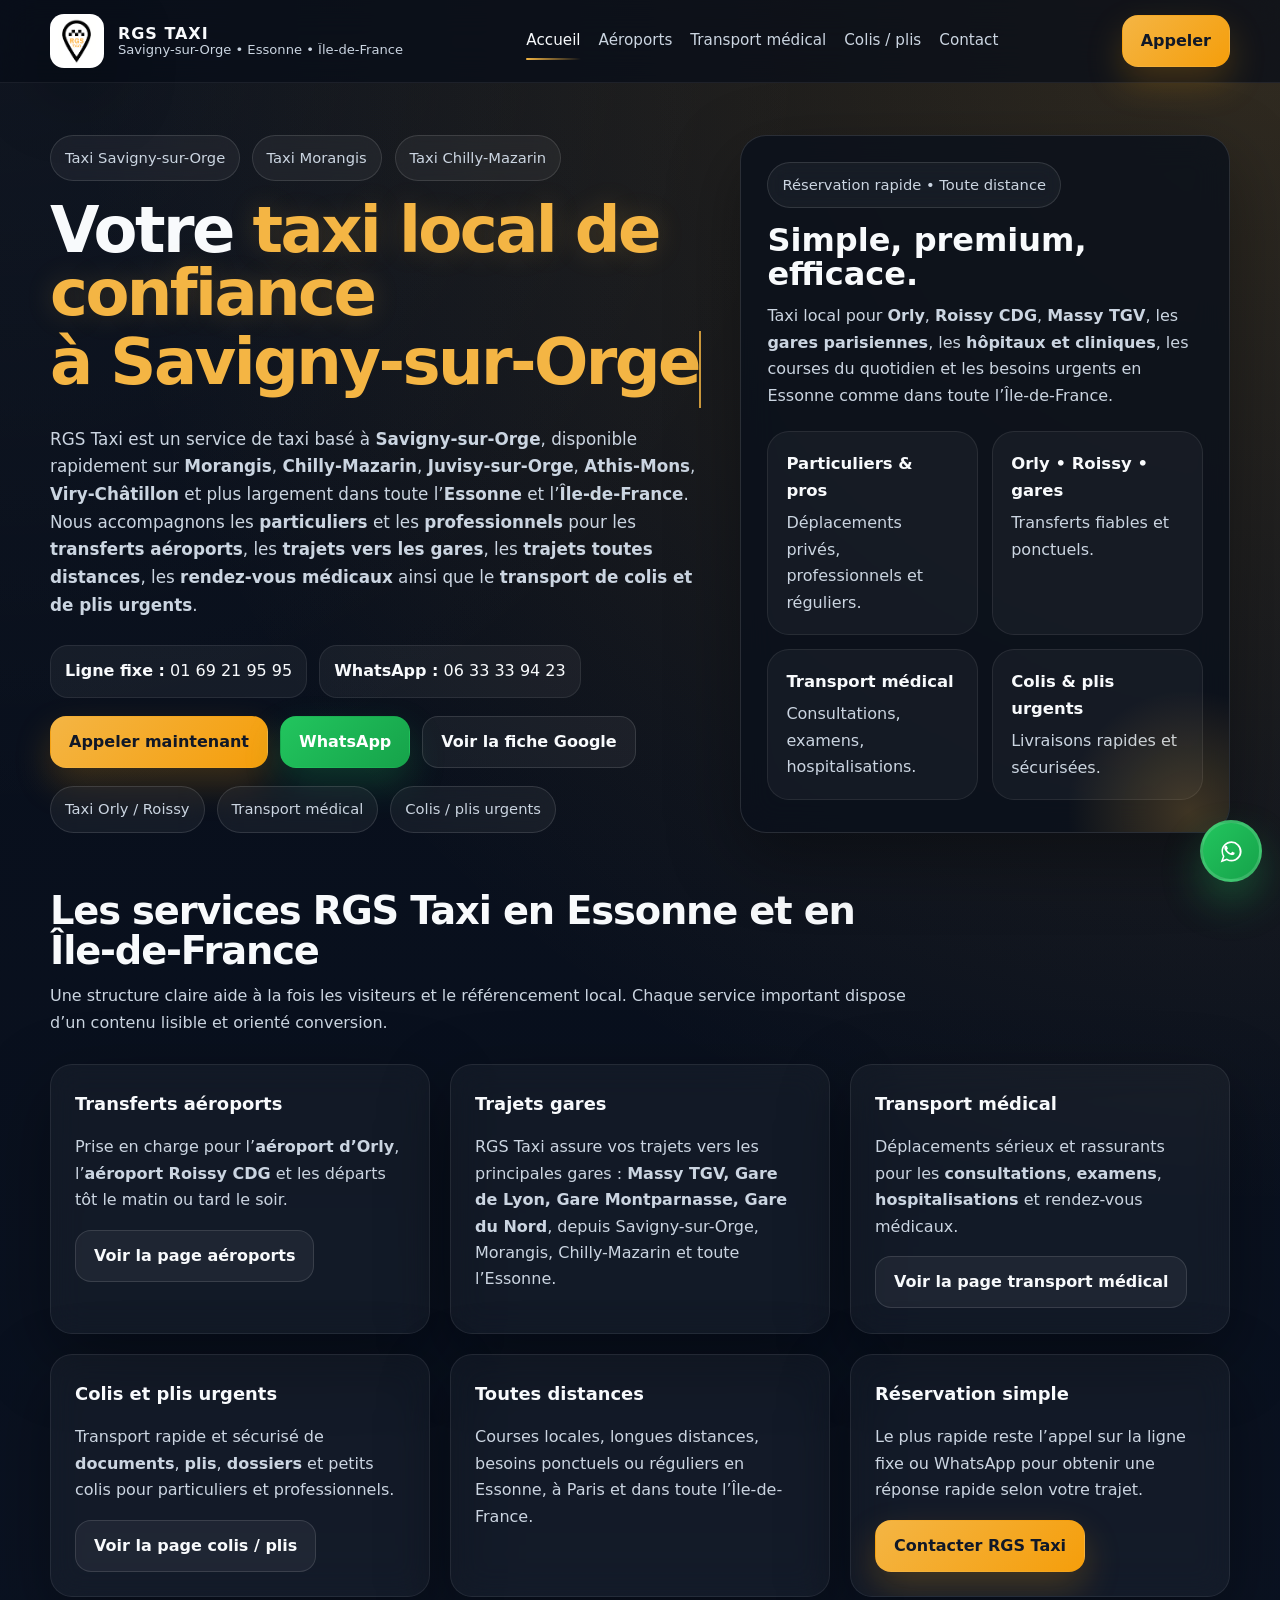
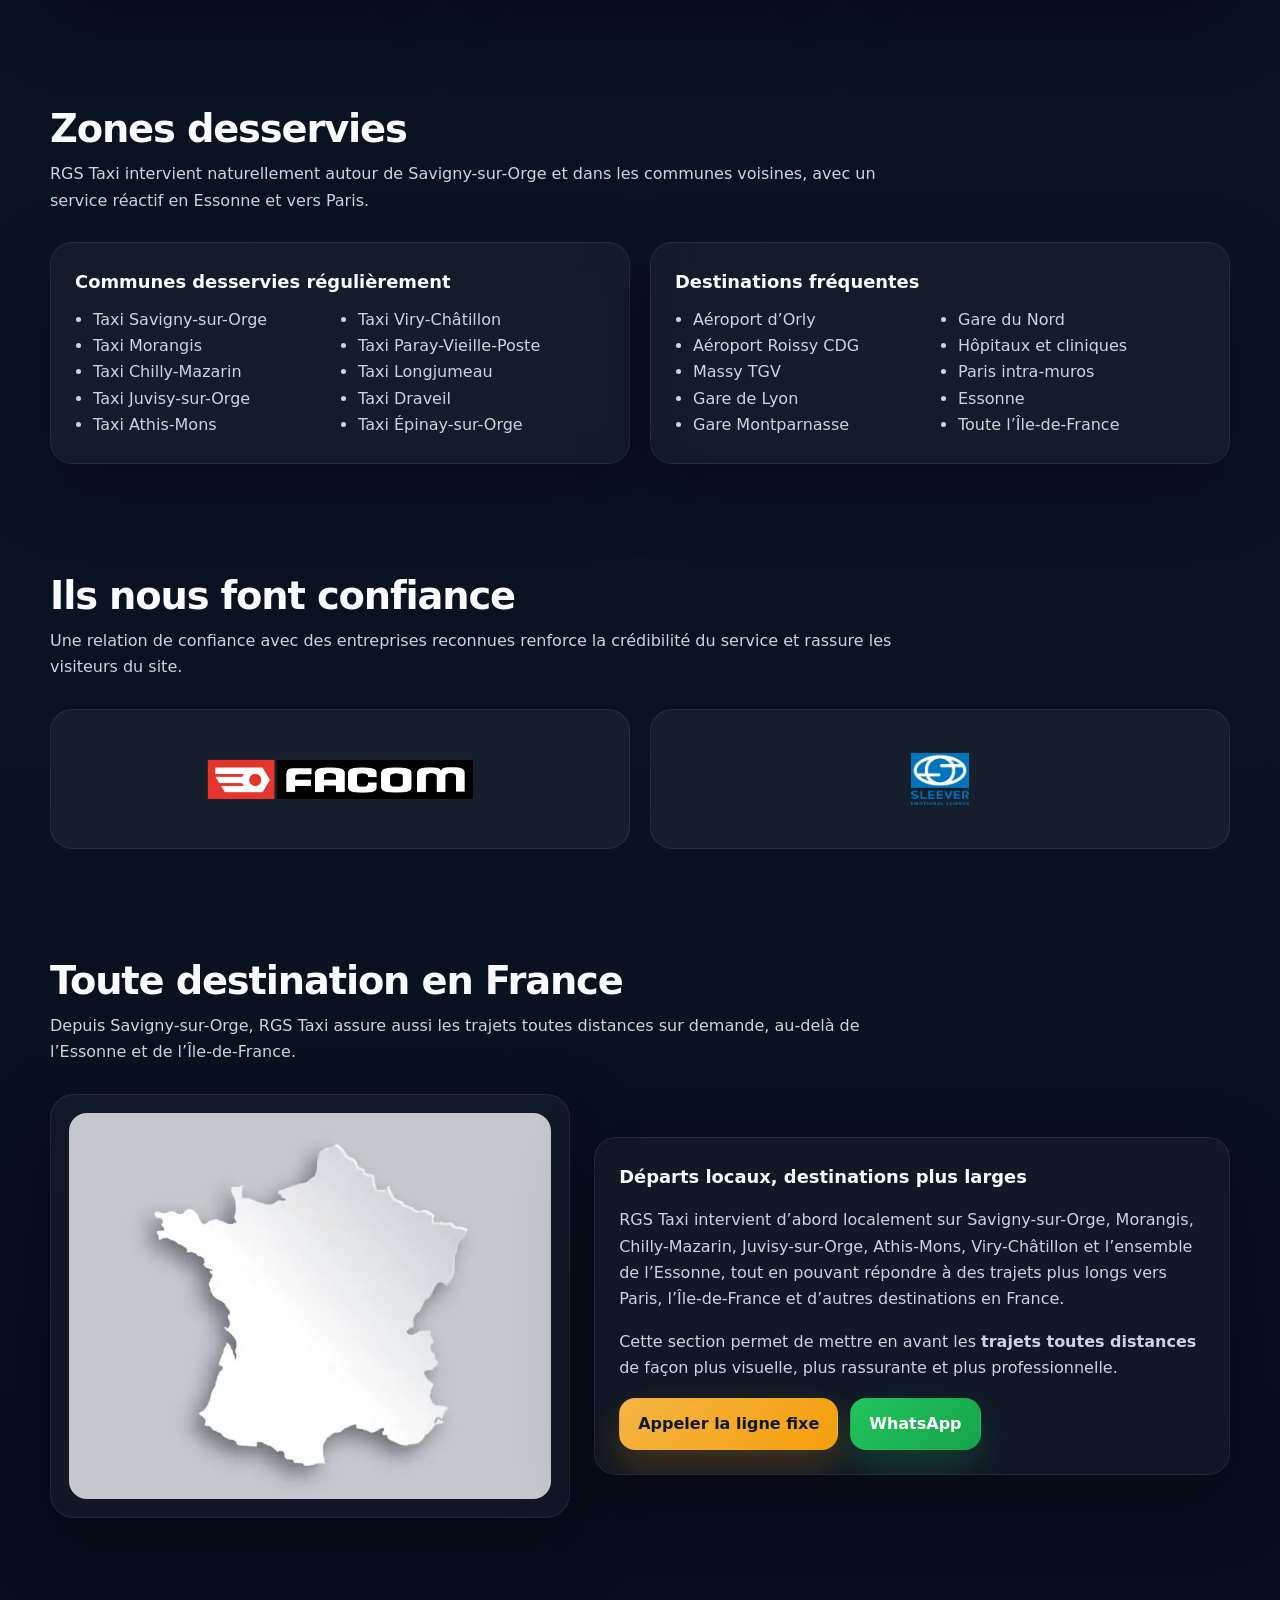
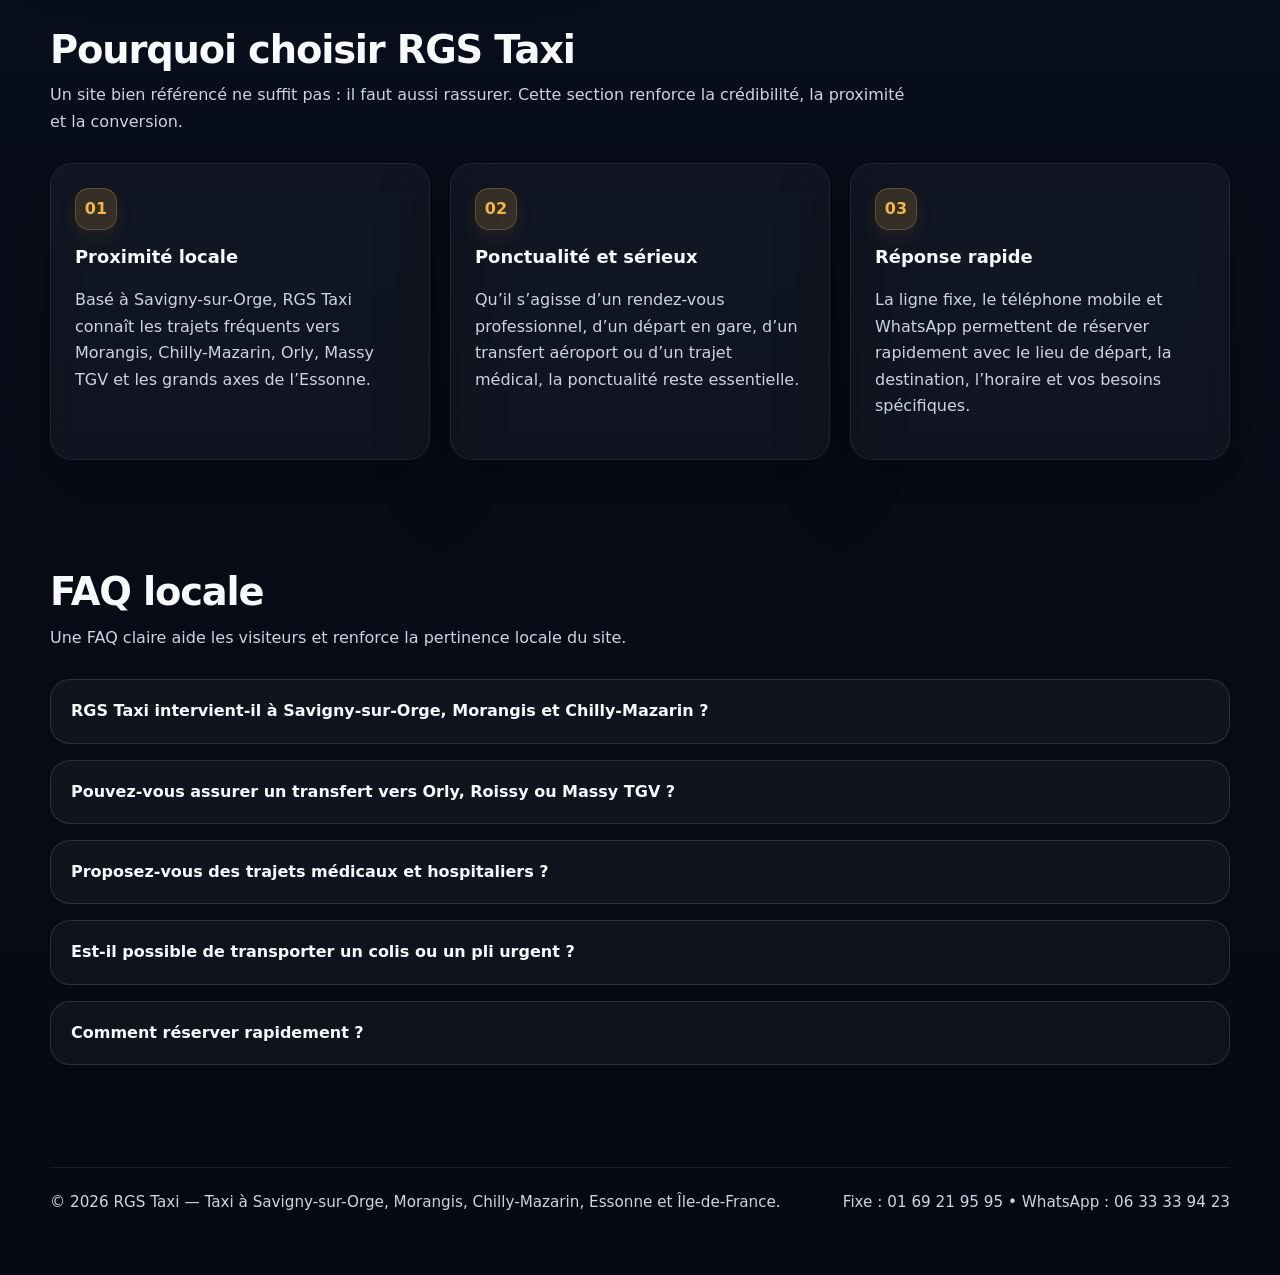
<file: index.html>
<!DOCTYPE html>
<html lang="fr">
<head>
  <meta charset="UTF-8" />
  <meta name="viewport" content="width=device-width, initial-scale=1.0, viewport-fit=cover" />
  <title>RGS Taxi | Taxi à Savigny-sur-Orge, Morangis, Chilly-Mazarin et Essonne</title>
  <meta name="description" content="RGS Taxi, taxi à Savigny-sur-Orge, Morangis, Chilly-Mazarin et en Essonne. Transferts aéroports, trajets vers gares, transport médical, toutes distances, colis et plis urgents." />
  <meta name="robots" content="index, follow" />
  <meta name="author" content="RGS Taxi" />
  <meta name="theme-color" content="#0a1220" />
  <link rel="canonical" href="https://VOTRE-DOMAINE/index.html" />
  <meta property="og:type" content="website" />
  <meta property="og:title" content="RGS Taxi | Taxi à Savigny-sur-Orge, Morangis, Chilly-Mazarin et Essonne" />
  <meta property="og:description" content="Taxi local en Essonne pour particuliers et professionnels : aéroports, gares, hôpitaux, colis et trajets toutes distances." />
  <meta property="og:url" content="https://VOTRE-DOMAINE/index.html" />
  <meta property="og:image" content="https://VOTRE-DOMAINE/og-cover.jpg" />
  <meta name="twitter:card" content="summary_large_image" />
  <meta name="twitter:title" content="RGS Taxi | Taxi Savigny-sur-Orge, Morangis, Chilly-Mazarin" />
  <meta name="twitter:description" content="Service de taxi fiable en Essonne, transferts Orly, Roissy, Massy TGV, gares parisiennes, hôpitaux et longues distances." />
  <link rel="stylesheet" href="styles.css" />

  <script type="application/ld+json">
  {
    "@context":"https://schema.org",
    "@type":"TaxiService",
    "name":"RGS Taxi",
    "url":"https://VOTRE-DOMAINE/",
    "logo":"https://VOTRE-DOMAINE/logo-rgs-taxi.webp",
    "telephone":"+33169219595",
    "address":{
      "@type":"PostalAddress",
      "streetAddress":"45 Rue des Cailles",
      "postalCode":"91600",
      "addressLocality":"Savigny-sur-Orge",
      "addressRegion":"Île-de-France",
      "addressCountry":"FR"
    },
    "areaServed":[
      "Savigny-sur-Orge",
      "Morangis",
      "Chilly-Mazarin",
      "Juvisy-sur-Orge",
      "Athis-Mons",
      "Viry-Châtillon",
      "Paray-Vieille-Poste",
      "Longjumeau",
      "Draveil",
      "Épinay-sur-Orge",
      "Essonne",
      "Île-de-France"
    ],
    "sameAs":[
      "https://share.google/6giEUYR3tADGOdOhG"
    ],
    "serviceType":[
      "Taxi",
      "Transferts aéroports",
      "Trajets gares",
      "Transport médical",
      "Transport colis",
      "Transport plis urgents"
    ]
  }
  </script>
</head>
<body>
  <header>
    <div class="container nav">
      <a class="brand" href="index.html" aria-label="RGS Taxi accueil">
        <img src="logo-rgs-taxi.webp" alt="Logo RGS Taxi" />
        <div class="brand-text">
          <strong>RGS TAXI</strong>
          <span>Savigny-sur-Orge • Essonne • Île-de-France</span>
        </div>
      </a>

      <nav class="nav-links" aria-label="Navigation principale">
        <a class="active" href="index.html">Accueil</a>
        <a href="taxi-aeroport-orly-roissy.html">Aéroports</a>
        <a href="transport-medical.html">Transport médical</a>
        <a href="transport-colis-plis.html">Colis / plis</a>
        <a href="contact.html">Contact</a>
      </nav>

      <div class="header-cta">
        <a class="btn btn-primary" href="tel:+33169219595">Appeler</a>
      </div>
    </div>
  </header>

  <main id="top">
    <section class="hero">
      <div class="container hero-grid">
        <div class="hero-copy">
          <div class="hero-tags">
            <span class="pill">Taxi Savigny-sur-Orge</span>
            <span class="pill">Taxi Morangis</span>
            <span class="pill">Taxi Chilly-Mazarin</span>
          </div>

          <h1>
            Votre <span class="hero-highlight">taxi local de confiance</span>
            <span class="typewriter" id="typewriter" aria-live="polite">à Savigny-sur-Orge</span>
          </h1>

          <p>
            RGS Taxi est un service de taxi basé à <strong>Savigny-sur-Orge</strong>, disponible rapidement sur
            <strong>Morangis</strong>, <strong>Chilly-Mazarin</strong>, <strong>Juvisy-sur-Orge</strong>,
            <strong>Athis-Mons</strong>, <strong>Viry-Châtillon</strong> et plus largement dans toute l’<strong>Essonne</strong> et l’<strong>Île-de-France</strong>.
            Nous accompagnons les <strong>particuliers</strong> et les <strong>professionnels</strong> pour les
            <strong>transferts aéroports</strong>, les <strong>trajets vers les gares</strong>, les <strong>trajets toutes distances</strong>,
            les <strong>rendez-vous médicaux</strong> ainsi que le <strong>transport de colis et de plis urgents</strong>.
          </p>

          <div class="contact-highlight">
            <div class="contact-chip"><strong>Ligne fixe :</strong> 01 69 21 95 95</div>
            <div class="contact-chip"><strong>WhatsApp :</strong> 06 33 33 94 23</div>
          </div>

          <div class="cta-inline" style="margin-top:18px;">
            <a class="btn btn-primary" href="tel:+33169219595">Appeler maintenant</a>
            <a class="btn btn-whatsapp" href="https://wa.me/33633339423?text=Bonjour%20RGS%20Taxi%2C%20je%20souhaite%20r%C3%A9server%20une%20course." target="_blank" rel="noopener">WhatsApp</a>
            <a class="btn btn-secondary" href="https://share.google/6giEUYR3tADGOdOhG" target="_blank" rel="noopener">Voir la fiche Google</a>
          </div>

          <div class="hero-links" style="margin-top:18px;">
            <a class="pill" href="taxi-aeroport-orly-roissy.html">Taxi Orly / Roissy</a>
            <a class="pill" href="transport-medical.html">Transport médical</a>
            <a class="pill" href="transport-colis-plis.html">Colis / plis urgents</a>
          </div>
        </div>

        <aside class="panel" aria-label="Informations essentielles">
          <span class="pill">Réservation rapide • Toute distance</span>
          <h2 style="margin:16px 0 12px;font-size:2rem;line-height:1.05;">Simple, premium, efficace.</h2>
          <p class="muted" style="margin:0;">
            Taxi local pour <strong>Orly</strong>, <strong>Roissy CDG</strong>, <strong>Massy TGV</strong>,
            les <strong>gares parisiennes</strong>, les <strong>hôpitaux et cliniques</strong>, les courses du quotidien
            et les besoins urgents en Essonne comme dans toute l’Île-de-France.
          </p>

          <div class="stats">
            <div class="stat">
              <strong>Particuliers & pros</strong>
              <span class="muted">Déplacements privés, professionnels et réguliers.</span>
            </div>
            <div class="stat">
              <strong>Orly • Roissy • gares</strong>
              <span class="muted">Transferts fiables et ponctuels.</span>
            </div>
            <div class="stat">
              <strong>Transport médical</strong>
              <span class="muted">Consultations, examens, hospitalisations.</span>
            </div>
            <div class="stat">
              <strong>Colis & plis urgents</strong>
              <span class="muted">Livraisons rapides et sécurisées.</span>
            </div>
          </div>
        </aside>
      </div>
    </section>

    <section class="section" id="services">
      <div class="container">
        <div class="section-heading">
          <h2>Les services RGS Taxi en Essonne et en Île-de-France</h2>
          <p>
            Une structure claire aide à la fois les visiteurs et le référencement local. Chaque service important dispose d’un contenu lisible et orienté conversion.
          </p>
        </div>

        <div class="grid-3">
          <article class="card">
            <h3>Transferts aéroports</h3>
            <p>Prise en charge pour l’<strong>aéroport d’Orly</strong>, l’<strong>aéroport Roissy CDG</strong> et les départs tôt le matin ou tard le soir.</p>
            <a class="btn btn-secondary" href="taxi-aeroport-orly-roissy.html">Voir la page aéroports</a>
          </article>

          <article class="card">
            <h3>Trajets gares</h3>
            <p>RGS Taxi assure vos trajets vers les principales gares : <strong>Massy TGV, Gare de Lyon, Gare Montparnasse, Gare du Nord</strong>, depuis Savigny-sur-Orge, Morangis, Chilly-Mazarin et toute l’Essonne.</p>
          </article>

          <article class="card">
            <h3>Transport médical</h3>
            <p>Déplacements sérieux et rassurants pour les <strong>consultations</strong>, <strong>examens</strong>, <strong>hospitalisations</strong> et rendez-vous médicaux.</p>
            <a class="btn btn-secondary" href="transport-medical.html">Voir la page transport médical</a>
          </article>

          <article class="card">
            <h3>Colis et plis urgents</h3>
            <p>Transport rapide et sécurisé de <strong>documents</strong>, <strong>plis</strong>, <strong>dossiers</strong> et petits colis pour particuliers et professionnels.</p>
            <a class="btn btn-secondary" href="transport-colis-plis.html">Voir la page colis / plis</a>
          </article>

          <article class="card">
            <h3>Toutes distances</h3>
            <p>Courses locales, longues distances, besoins ponctuels ou réguliers en Essonne, à Paris et dans toute l’Île-de-France.</p>
          </article>

          <article class="card">
            <h3>Réservation simple</h3>
            <p>Le plus rapide reste l’appel sur la ligne fixe ou WhatsApp pour obtenir une réponse rapide selon votre trajet.</p>
            <a class="btn btn-primary" href="contact.html">Contacter RGS Taxi</a>
          </article>
        </div>
      </div>
    </section>

    <section class="section">
      <div class="container">
        <div class="section-heading">
          <h2>Zones desservies</h2>
          <p>
            RGS Taxi intervient naturellement autour de Savigny-sur-Orge et dans les communes voisines, avec un service réactif en Essonne et vers Paris.
          </p>
        </div>

        <div class="areas">
          <article class="card">
            <h3>Communes desservies régulièrement</h3>
            <ul class="area-list">
              <li>Taxi Savigny-sur-Orge</li>
              <li>Taxi Morangis</li>
              <li>Taxi Chilly-Mazarin</li>
              <li>Taxi Juvisy-sur-Orge</li>
              <li>Taxi Athis-Mons</li>
              <li>Taxi Viry-Châtillon</li>
              <li>Taxi Paray-Vieille-Poste</li>
              <li>Taxi Longjumeau</li>
              <li>Taxi Draveil</li>
              <li>Taxi Épinay-sur-Orge</li>
            </ul>
          </article>

          <article class="card">
            <h3>Destinations fréquentes</h3>
            <ul class="area-list">
              <li>Aéroport d’Orly</li>
              <li>Aéroport Roissy CDG</li>
              <li>Massy TGV</li>
              <li>Gare de Lyon</li>
              <li>Gare Montparnasse</li>
              <li>Gare du Nord</li>
              <li>Hôpitaux et cliniques</li>
              <li>Paris intra-muros</li>
              <li>Essonne</li>
              <li>Toute l’Île-de-France</li>
            </ul>
          </article>
        </div>
      </div>
    </section>

    <section class="section">
      <div class="container">
        <div class="section-heading">
          <h2>Ils nous font confiance</h2>
          <p>
            Une relation de confiance avec des entreprises reconnues renforce la crédibilité du service et rassure les visiteurs du site.
          </p>
        </div>

        <div class="trust-grid">
          <a class="trust-logo" href="https://www.facom.com/" target="_blank" rel="noopener">
            <img src="Facom-logo.webp" alt="FACOM" />
          </a>

          <a class="trust-logo" href="https://www.sleever.com/" target="_blank" rel="noopener">
            <img src="logo-sleever.webp" alt="SLEEVER" />
          </a>
        </div>
      </div>
    </section>

    <section class="section">
      <div class="container">
        <div class="section-heading">
          <h2>Toute destination en France</h2>
          <p>
            Depuis Savigny-sur-Orge, RGS Taxi assure aussi les trajets toutes distances sur demande, au-delà de l’Essonne et de l’Île-de-France.
          </p>
        </div>

        <div class="france-map-wrap">
          <div class="france-map-box">
            <img src="france-map-rgs.webp" alt="Carte de France - RGS Taxi toute destination" />
          </div>

          <article class="card">
            <h3>Départs locaux, destinations plus larges</h3>
            <p>
              RGS Taxi intervient d’abord localement sur Savigny-sur-Orge, Morangis, Chilly-Mazarin, Juvisy-sur-Orge, Athis-Mons, Viry-Châtillon et l’ensemble de l’Essonne, tout en pouvant répondre à des trajets plus longs vers Paris, l’Île-de-France et d’autres destinations en France.
            </p>
            <p>
              Cette section permet de mettre en avant les <strong>trajets toutes distances</strong> de façon plus visuelle, plus rassurante et plus professionnelle.
            </p>
            <div class="cta-inline">
              <a class="btn btn-primary" href="tel:+33169219595">Appeler la ligne fixe</a>
              <a class="btn btn-whatsapp" href="https://wa.me/33633339423?text=Bonjour%20RGS%20Taxi%2C%20je%20souhaite%20faire%20un%20trajet%20toute%20distance." target="_blank" rel="noopener">WhatsApp</a>
            </div>
          </article>
        </div>
      </div>
    </section>

    <section class="section">
      <div class="container">
        <div class="section-heading">
          <h2>Pourquoi choisir RGS Taxi</h2>
          <p>
            Un site bien référencé ne suffit pas : il faut aussi rassurer. Cette section renforce la crédibilité, la proximité et la conversion.
          </p>
        </div>

        <div class="process">
          <article class="card">
            <div class="step-num">01</div>
            <h3>Proximité locale</h3>
            <p>Basé à Savigny-sur-Orge, RGS Taxi connaît les trajets fréquents vers Morangis, Chilly-Mazarin, Orly, Massy TGV et les grands axes de l’Essonne.</p>
          </article>

          <article class="card">
            <div class="step-num">02</div>
            <h3>Ponctualité et sérieux</h3>
            <p>Qu’il s’agisse d’un rendez-vous professionnel, d’un départ en gare, d’un transfert aéroport ou d’un trajet médical, la ponctualité reste essentielle.</p>
          </article>

          <article class="card">
            <div class="step-num">03</div>
            <h3>Réponse rapide</h3>
            <p>La ligne fixe, le téléphone mobile et WhatsApp permettent de réserver rapidement avec le lieu de départ, la destination, l’horaire et vos besoins spécifiques.</p>
          </article>
        </div>
      </div>
    </section>

    <section class="section" id="faq">
      <div class="container">
        <div class="section-heading">
          <h2>FAQ locale</h2>
          <p>Une FAQ claire aide les visiteurs et renforce la pertinence locale du site.</p>
        </div>

        <div class="faq-list">
          <div class="faq-item">
            <details>
              <summary>RGS Taxi intervient-il à Savigny-sur-Orge, Morangis et Chilly-Mazarin ?</summary>
              <p>Oui, RGS Taxi intervient rapidement à Savigny-sur-Orge, Morangis, Chilly-Mazarin ainsi que dans les communes voisines comme Juvisy-sur-Orge, Athis-Mons, Viry-Châtillon, Paray-Vieille-Poste, Longjumeau, Draveil et Épinay-sur-Orge.</p>
            </details>
          </div>

          <div class="faq-item">
            <details>
              <summary>Pouvez-vous assurer un transfert vers Orly, Roissy ou Massy TGV ?</summary>
              <p>Oui, les transferts vers l’aéroport d’Orly, l’aéroport Roissy CDG, Massy TGV et les principales gares parisiennes font partie des trajets fréquents proposés par RGS Taxi.</p>
            </details>
          </div>

          <div class="faq-item">
            <details>
              <summary>Proposez-vous des trajets médicaux et hospitaliers ?</summary>
              <p>Oui, RGS Taxi accompagne les patients pour les consultations, examens, rendez-vous médicaux, hospitalisations et trajets vers les hôpitaux et cliniques en Essonne et en Île-de-France.</p>
            </details>
          </div>

          <div class="faq-item">
            <details>
              <summary>Est-il possible de transporter un colis ou un pli urgent ?</summary>
              <p>Oui, le transport de plis urgents, documents, dossiers et petits colis est proposé pour les particuliers comme pour les professionnels, avec un service rapide et sérieux.</p>
            </details>
          </div>

          <div class="faq-item">
            <details>
              <summary>Comment réserver rapidement ?</summary>
              <p>Le plus simple est d’appeler directement au 01 69 21 95 95 ou d’envoyer un message WhatsApp au 06 33 33 94 23 avec le lieu de départ, la destination, la date, l’heure et le nombre de passagers.</p>
            </details>
          </div>
        </div>
      </div>
    </section>
  </main>

  <footer>
    <div class="container footer-bar">
      <span>© 2026 RGS Taxi — Taxi à Savigny-sur-Orge, Morangis, Chilly-Mazarin, Essonne et Île-de-France.</span>
      <span>Fixe : 01 69 21 95 95 • WhatsApp : 06 33 33 94 23</span>
    </div>
  </footer>

  <div class="mobile-cta-bar" aria-label="Actions rapides mobile">
    <a class="btn btn-primary" href="tel:+33169219595">Appeler</a>
    <a class="btn btn-whatsapp" href="https://wa.me/33633339423?text=Bonjour%20RGS%20Taxi%2C%20je%20souhaite%20r%C3%A9server%20une%20course." target="_blank" rel="noopener">WhatsApp</a>
  </div>

  <a class="whatsapp-float" href="https://wa.me/33633339423?text=Bonjour%20RGS%20Taxi%2C%20je%20souhaite%20r%C3%A9server%20une%20course." target="_blank" rel="noopener" aria-label="Contacter RGS Taxi sur WhatsApp">
    <svg viewBox="0 0 32 32" aria-hidden="true">
      <path d="M19.11 17.29c-.29-.15-1.7-.84-1.96-.94-.26-.1-.45-.15-.64.15-.19.29-.74.94-.91 1.13-.17.19-.34.22-.63.07-.29-.15-1.21-.44-2.31-1.41-.86-.77-1.44-1.72-1.61-2.01-.17-.29-.02-.44.13-.59.13-.13.29-.34.43-.51.14-.17.19-.29.29-.48.1-.19.05-.36-.02-.51-.07-.15-.64-1.54-.87-2.11-.23-.56-.47-.48-.64-.49h-.55c-.19 0-.49.07-.74.36-.26.29-.97.95-.97 2.31 0 1.36.99 2.67 1.12 2.86.14.19 1.95 2.97 4.73 4.16.66.29 1.18.46 1.58.59.66.21 1.27.18 1.74.11.53-.08 1.7-.69 1.94-1.35.24-.66.24-1.23.17-1.35-.07-.12-.26-.19-.55-.34M16.03 4.8c-6.13 0-11.1 4.95-11.1 11.05 0 1.95.51 3.86 1.49 5.55L4 28l6.8-2.22a11.13 11.13 0 0 0 5.23 1.33h.01c6.13 0 11.1-4.95 11.1-11.06 0-2.96-1.16-5.74-3.26-7.83A11.02 11.02 0 0 0 16.03 4.8m0 20.44h-.01a9.24 9.24 0 0 1-4.71-1.29l-.34-.2-4.03 1.32 1.32-3.93-.22-.36a9.14 9.14 0 0 1-1.41-4.89c0-5.05 4.14-9.16 9.24-9.16 2.44 0 4.73.94 6.45 2.66a9.08 9.08 0 0 1 2.68 6.49c0 5.05-4.15 9.16-9.23 9.16"></path>
    </svg>
  </a>

  <script src="script.js"></script>
</body>
</html>
</file>
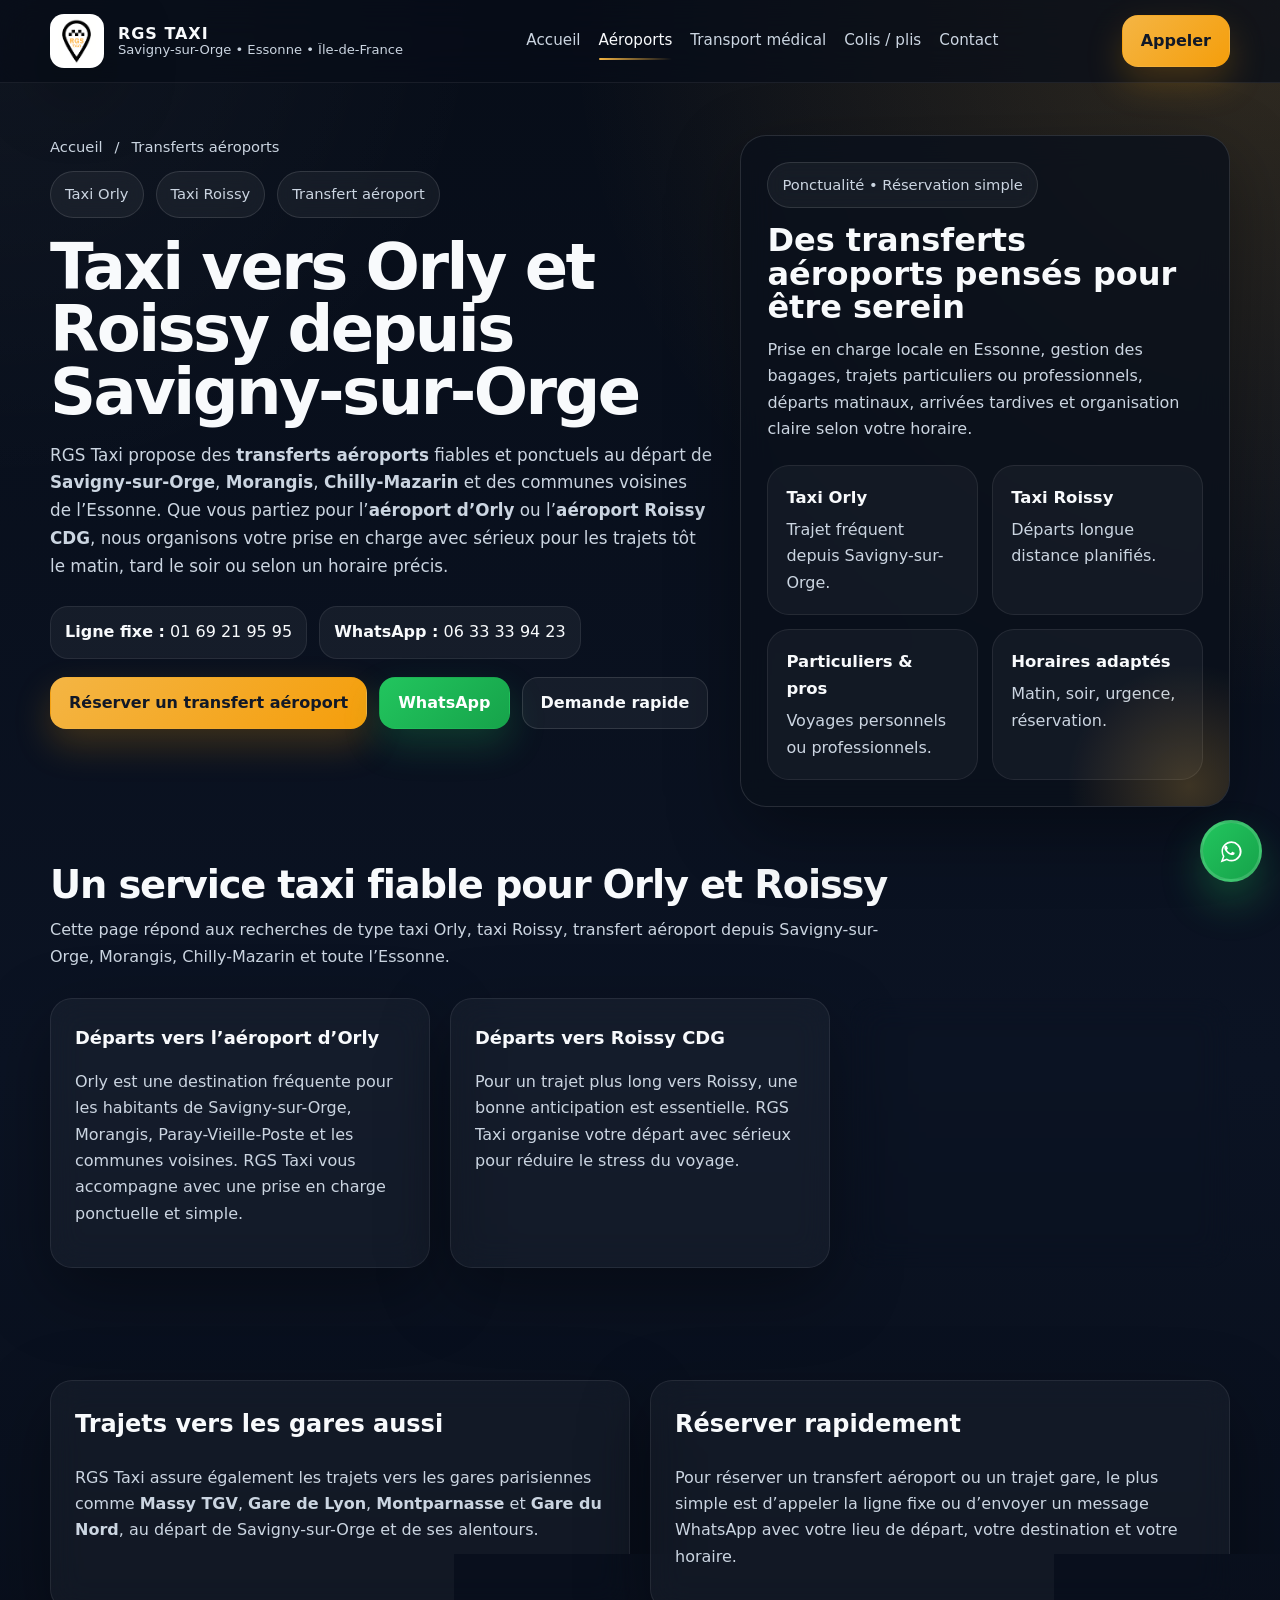
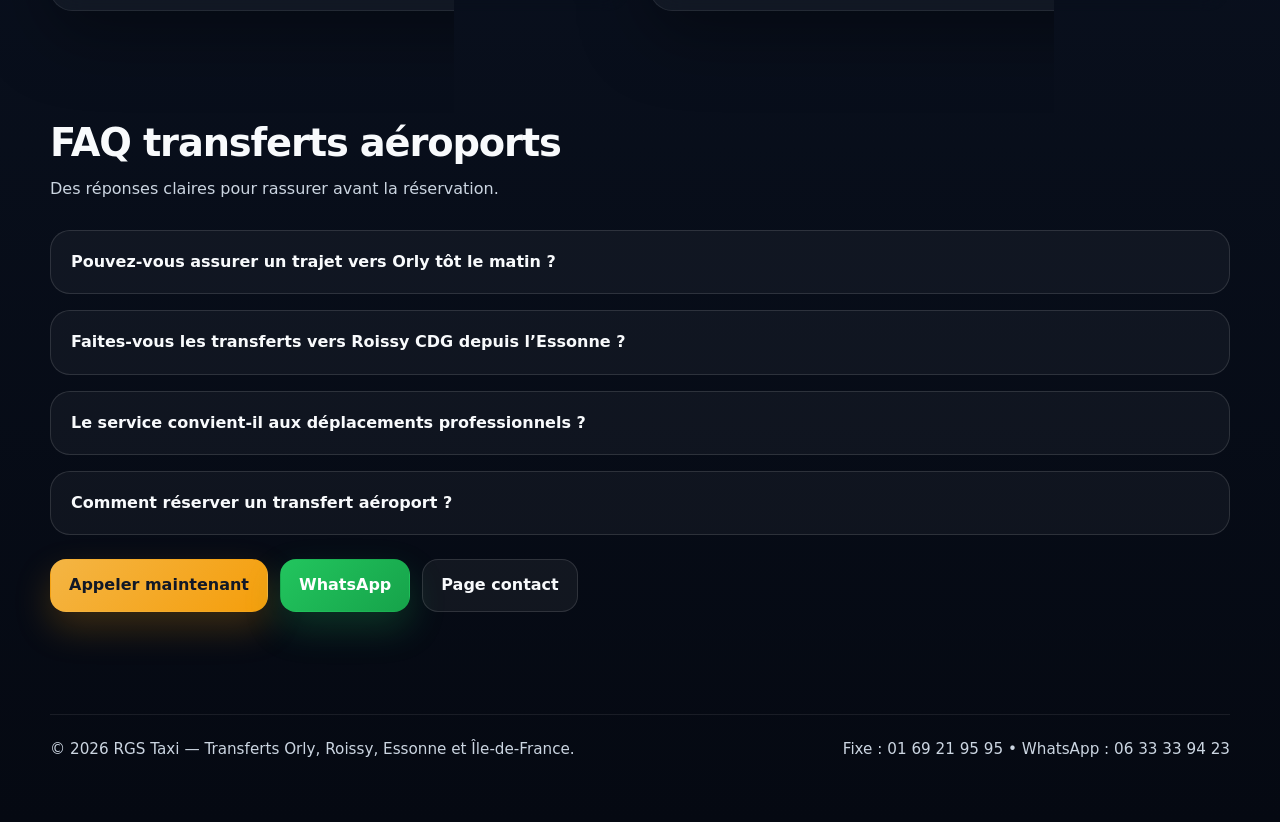
<file: taxi-aeroport-orly-roissy.html>
<!DOCTYPE html>
<html lang="fr">
<head>
  <meta charset="UTF-8" />
  <meta name="viewport" content="width=device-width, initial-scale=1.0, viewport-fit=cover" />
  <title>Taxi Orly et Roissy depuis Savigny-sur-Orge | RGS Taxi</title>
  <meta name="description" content="Réservez votre taxi vers Orly ou Roissy depuis Savigny-sur-Orge, Morangis, Chilly-Mazarin et l’Essonne. Service ponctuel pour particuliers et professionnels." />
  <meta name="robots" content="index, follow" />
  <link rel="canonical" href="https://VOTRE-DOMAINE/taxi-aeroport-orly-roissy.html" />
  <meta property="og:title" content="Taxi Orly et Roissy depuis Savigny-sur-Orge | RGS Taxi" />
  <meta property="og:description" content="Transferts aéroports vers Orly et Roissy au départ de Savigny-sur-Orge, Morangis, Chilly-Mazarin et l’Essonne." />
  <meta property="og:url" content="https://VOTRE-DOMAINE/taxi-aeroport-orly-roissy.html" />
  <link rel="stylesheet" href="styles.css" />
</head>
<body>
  <header>
    <div class="container nav">
      <a class="brand" href="index.html">
        <img src="logo-rgs-taxi.webp" alt="Logo RGS Taxi" />
        <div class="brand-text">
          <strong>RGS TAXI</strong>
          <span>Savigny-sur-Orge • Essonne • Île-de-France</span>
        </div>
      </a>

      <nav class="nav-links">
        <a href="index.html">Accueil</a>
        <a class="active" href="taxi-aeroport-orly-roissy.html">Aéroports</a>
        <a href="transport-medical.html">Transport médical</a>
        <a href="transport-colis-plis.html">Colis / plis</a>
        <a href="contact.html">Contact</a>
      </nav>

      <div class="header-cta">
        <a class="btn btn-primary" href="tel:+33169219595">Appeler</a>
      </div>
    </div>
  </header>

  <main>
    <section class="hero">
      <div class="container hero-grid">
        <div class="hero-copy">
          <div class="breadcrumbs">
            <a href="index.html">Accueil</a> / <span>Transferts aéroports</span>
          </div>

          <div class="hero-tags">
            <span class="pill">Taxi Orly</span>
            <span class="pill">Taxi Roissy</span>
            <span class="pill">Transfert aéroport</span>
          </div>

          <h1>Taxi vers Orly et Roissy depuis Savigny-sur-Orge</h1>

          <p>
            RGS Taxi propose des <strong>transferts aéroports</strong> fiables et ponctuels au départ de
            <strong>Savigny-sur-Orge</strong>, <strong>Morangis</strong>, <strong>Chilly-Mazarin</strong> et des communes voisines de l’Essonne.
            Que vous partiez pour l’<strong>aéroport d’Orly</strong> ou l’<strong>aéroport Roissy CDG</strong>, nous organisons votre prise en charge
            avec sérieux pour les trajets tôt le matin, tard le soir ou selon un horaire précis.
          </p>

          <div class="contact-highlight">
            <div class="contact-chip"><strong>Ligne fixe :</strong> 01 69 21 95 95</div>
            <div class="contact-chip"><strong>WhatsApp :</strong> 06 33 33 94 23</div>
          </div>

          <div class="cta-inline" style="margin-top:18px;">
            <a class="btn btn-primary" href="tel:+33169219595">Réserver un transfert aéroport</a>
            <a class="btn btn-whatsapp" href="https://wa.me/33633339423?text=Bonjour%20RGS%20Taxi%2C%20je%20souhaite%20r%C3%A9server%20un%20transfert%20a%C3%A9roport." target="_blank" rel="noopener">WhatsApp</a>
            <a class="btn btn-secondary" href="contact.html">Demande rapide</a>
          </div>
        </div>

        <aside class="panel">
          <span class="pill">Ponctualité • Réservation simple</span>
          <h2 style="margin:16px 0 12px;font-size:2rem;line-height:1.05;">Des transferts aéroports pensés pour être serein</h2>
          <p class="muted" style="margin:0;">
            Prise en charge locale en Essonne, gestion des bagages, trajets particuliers ou professionnels,
            départs matinaux, arrivées tardives et organisation claire selon votre horaire.
          </p>

          <div class="stats">
            <div class="stat"><strong>Taxi Orly</strong><span class="muted">Trajet fréquent depuis Savigny-sur-Orge.</span></div>
            <div class="stat"><strong>Taxi Roissy</strong><span class="muted">Départs longue distance planifiés.</span></div>
            <div class="stat"><strong>Particuliers & pros</strong><span class="muted">Voyages personnels ou professionnels.</span></div>
            <div class="stat"><strong>Horaires adaptés</strong><span class="muted">Matin, soir, urgence, réservation.</span></div>
          </div>
        </aside>
      </div>
    </section>

    <section class="section">
      <div class="container">
        <div class="section-heading">
          <h2>Un service taxi fiable pour Orly et Roissy</h2>
          <p>
            Cette page répond aux recherches de type taxi Orly, taxi Roissy, transfert aéroport depuis Savigny-sur-Orge,
            Morangis, Chilly-Mazarin et toute l’Essonne.
          </p>
        </div>

        <div class="grid-3">
          <article class="card">
            <h3>Départs vers l’aéroport d’Orly</h3>
            <p>Orly est une destination fréquente pour les habitants de Savigny-sur-Orge, Morangis, Paray-Vieille-Poste et les communes voisines. RGS Taxi vous accompagne avec une prise en charge ponctuelle et simple.</p>
          </article>

          <article class="card">
            <h3>Départs vers Roissy CDG</h3>
            <p>Pour un trajet plus long vers Roissy, une bonne anticipation est essentielle. RGS Taxi organise votre départ avec sérieux pour réduire le stress du voyage.</p>
          </article>

          <article class="card">
            <h3>Service pour particuliers et professionnels</h3>
            <p>Voyage d’affaires, départ en famille, déplacement ponctuel ou besoin régulier : le service s’adapte à votre horaire et à votre besoin.</p>
          </article>
        </div>
      </div>
    </section>

    <section class="section">
      <div class="container grid-2">
        <article class="card">
          <h2 style="margin-top:0;">Trajets vers les gares aussi</h2>
          <p>
            RGS Taxi assure également les trajets vers les gares parisiennes comme <strong>Massy TGV</strong>, <strong>Gare de Lyon</strong>,
            <strong>Montparnasse</strong> et <strong>Gare du Nord</strong>, au départ de Savigny-sur-Orge et de ses alentours.
          </p>
        </article>

        <article class="card">
          <h2 style="margin-top:0;">Réserver rapidement</h2>
          <p>
            Pour réserver un transfert aéroport ou un trajet gare, le plus simple est d’appeler la ligne fixe ou d’envoyer un message WhatsApp avec votre lieu de départ, votre destination et votre horaire.
          </p>
        </article>
      </div>
    </section>

    <section class="section" id="faq">
      <div class="container">
        <div class="section-heading">
          <h2>FAQ transferts aéroports</h2>
          <p>Des réponses claires pour rassurer avant la réservation.</p>
        </div>

        <div class="faq-list">
          <div class="faq-item">
            <details>
              <summary>Pouvez-vous assurer un trajet vers Orly tôt le matin ?</summary>
              <p>Oui, RGS Taxi peut organiser des transferts vers l’aéroport d’Orly tôt le matin selon réservation. Il suffit d’indiquer votre heure de départ souhaitée.</p>
            </details>
          </div>

          <div class="faq-item">
            <details>
              <summary>Faites-vous les transferts vers Roissy CDG depuis l’Essonne ?</summary>
              <p>Oui, les transferts vers Roissy Charles-de-Gaulle sont proposés depuis Savigny-sur-Orge, Morangis, Chilly-Mazarin et plus largement depuis l’Essonne.</p>
            </details>
          </div>

          <div class="faq-item">
            <details>
              <summary>Le service convient-il aux déplacements professionnels ?</summary>
              <p>Oui, RGS Taxi accompagne aussi les professionnels pour leurs départs en avion, rendez-vous, missions et trajets liés à l’activité d’entreprise.</p>
            </details>
          </div>

          <div class="faq-item">
            <details>
              <summary>Comment réserver un transfert aéroport ?</summary>
              <p>Le plus simple est d’appeler au 01 69 21 95 95 ou d’envoyer un message WhatsApp au 06 33 33 94 23 avec le lieu de départ, la destination, la date, l’heure et le nombre de passagers.</p>
            </details>
          </div>
        </div>

        <div class="cta-inline" style="margin-top:24px;">
          <a class="btn btn-primary" href="tel:+33169219595">Appeler maintenant</a>
          <a class="btn btn-whatsapp" href="https://wa.me/33633339423?text=Bonjour%20RGS%20Taxi%2C%20je%20souhaite%20r%C3%A9server%20un%20transfert%20a%C3%A9roport." target="_blank" rel="noopener">WhatsApp</a>
          <a class="btn btn-secondary" href="contact.html">Page contact</a>
        </div>
      </div>
    </section>
  </main>

  <footer>
    <div class="container footer-bar">
      <span>© 2026 RGS Taxi — Transferts Orly, Roissy, Essonne et Île-de-France.</span>
      <span>Fixe : 01 69 21 95 95 • WhatsApp : 06 33 33 94 23</span>
    </div>
  </footer>

  <div class="mobile-cta-bar">
    <a class="btn btn-primary" href="tel:+33169219595">Appeler</a>
    <a class="btn btn-whatsapp" href="https://wa.me/33633339423?text=Bonjour%20RGS%20Taxi%2C%20je%20souhaite%20r%C3%A9server%20un%20transfert%20a%C3%A9roport." target="_blank" rel="noopener">WhatsApp</a>
  </div>

  <a class="whatsapp-float" href="https://wa.me/33633339423?text=Bonjour%20RGS%20Taxi%2C%20je%20souhaite%20r%C3%A9server%20un%20transfert%20a%C3%A9roport." target="_blank" rel="noopener" aria-label="WhatsApp">
    <svg viewBox="0 0 32 32" aria-hidden="true"><path d="M19.11 17.29c-.29-.15-1.7-.84-1.96-.94-.26-.1-.45-.15-.64.15-.19.29-.74.94-.91 1.13-.17.19-.34.22-.63.07-.29-.15-1.21-.44-2.31-1.41-.86-.77-1.44-1.72-1.61-2.01-.17-.29-.02-.44.13-.59.13-.13.29-.34.43-.51.14-.17.19-.29.29-.48.1-.19.05-.36-.02-.51-.07-.15-.64-1.54-.87-2.11-.23-.56-.47-.48-.64-.49h-.55c-.19 0-.49.07-.74.36-.26.29-.97.95-.97 2.31 0 1.36.99 2.67 1.12 2.86.14.19 1.95 2.97 4.73 4.16.66.29 1.18.46 1.58.59.66.21 1.27.18 1.74.11.53-.08 1.7-.69 1.94-1.35.24-.66.24-1.23.17-1.35-.07-.12-.26-.19-.55-.34M16.03 4.8c-6.13 0-11.1 4.95-11.1 11.05 0 1.95.51 3.86 1.49 5.55L4 28l6.8-2.22a11.13 11.13 0 0 0 5.23 1.33h.01c6.13 0 11.1-4.95 11.1-11.06 0-2.96-1.16-5.74-3.26-7.83A11.02 11.02 0 0 0 16.03 4.8m0 20.44h-.01a9.24 9.24 0 0 1-4.71-1.29l-.34-.2-4.03 1.32 1.32-3.93-.22-.36a9.14 9.14 0 0 1-1.41-4.89c0-5.05 4.14-9.16 9.24-9.16 2.44 0 4.73.94 6.45 2.66a9.08 9.08 0 0 1 2.68 6.49c0 5.05-4.15 9.16-9.23 9.16"></path></svg>
  </a>
</body>
</html>
</file>
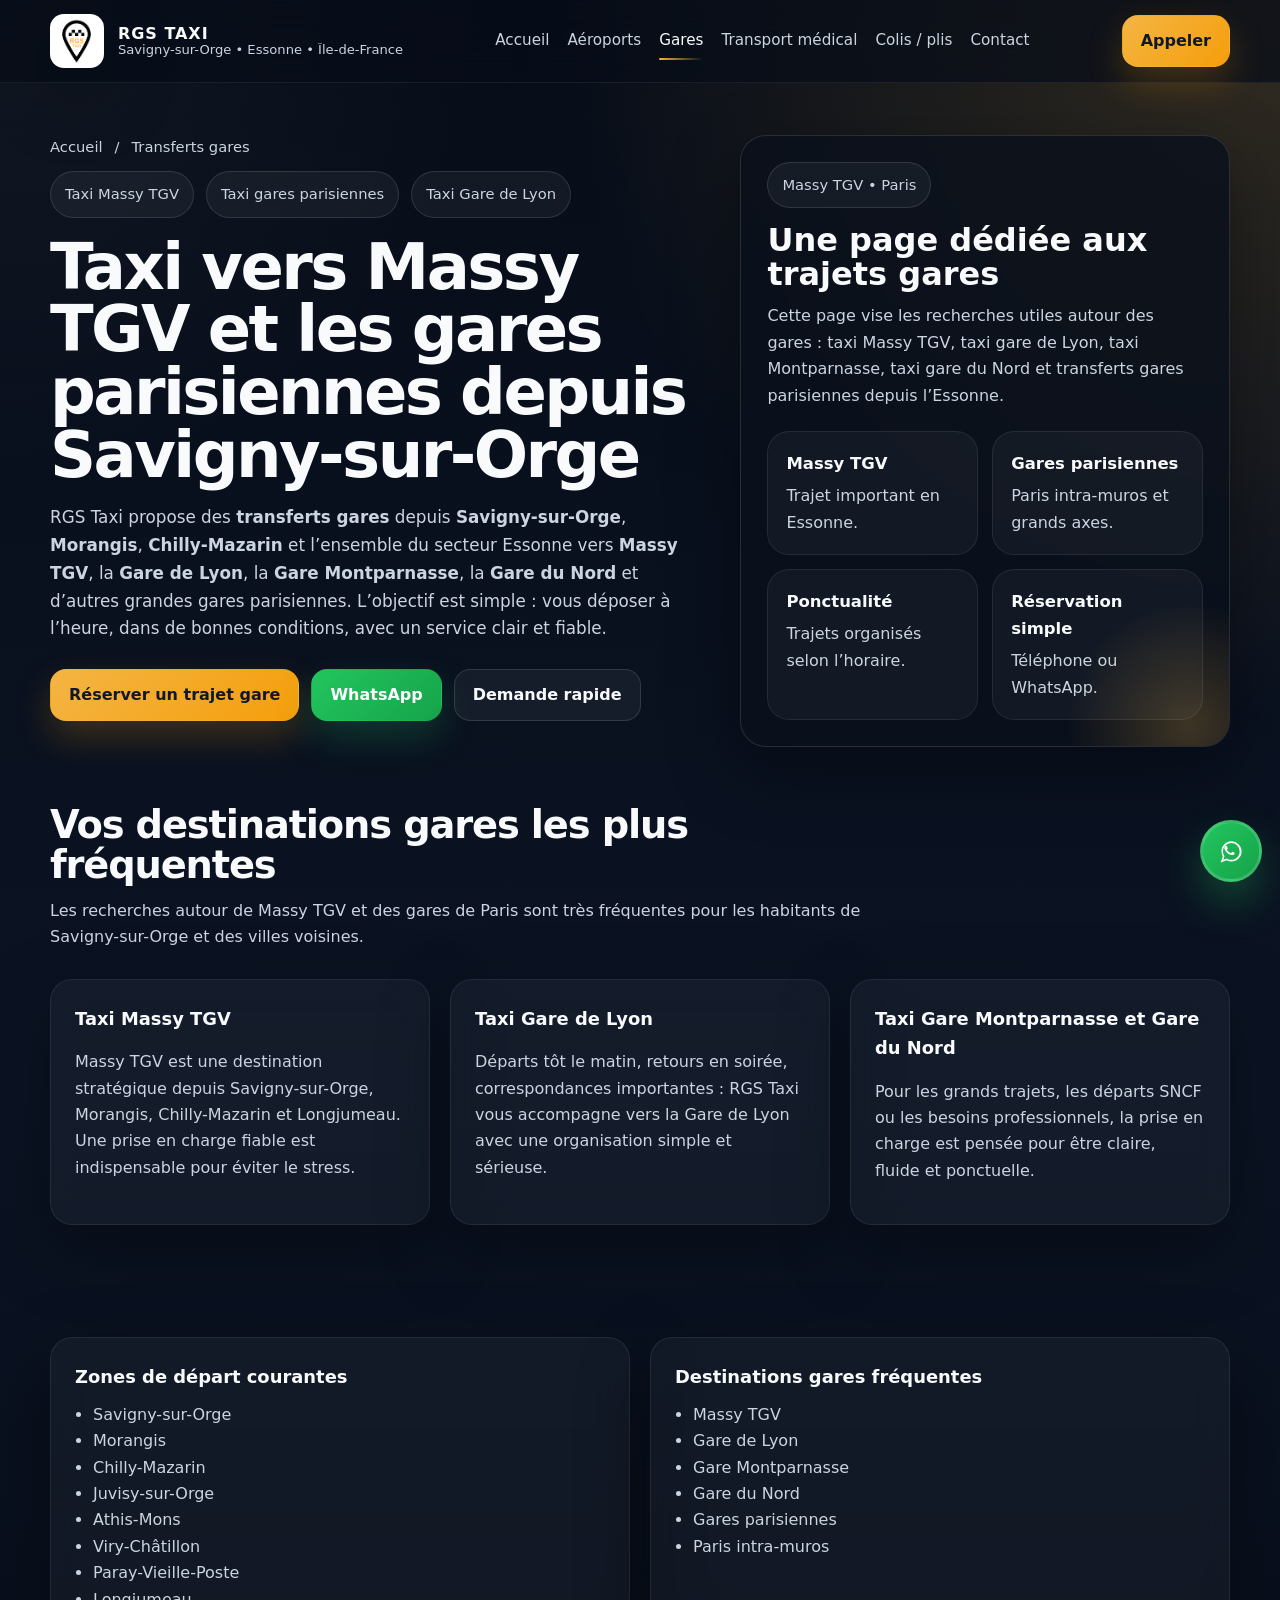
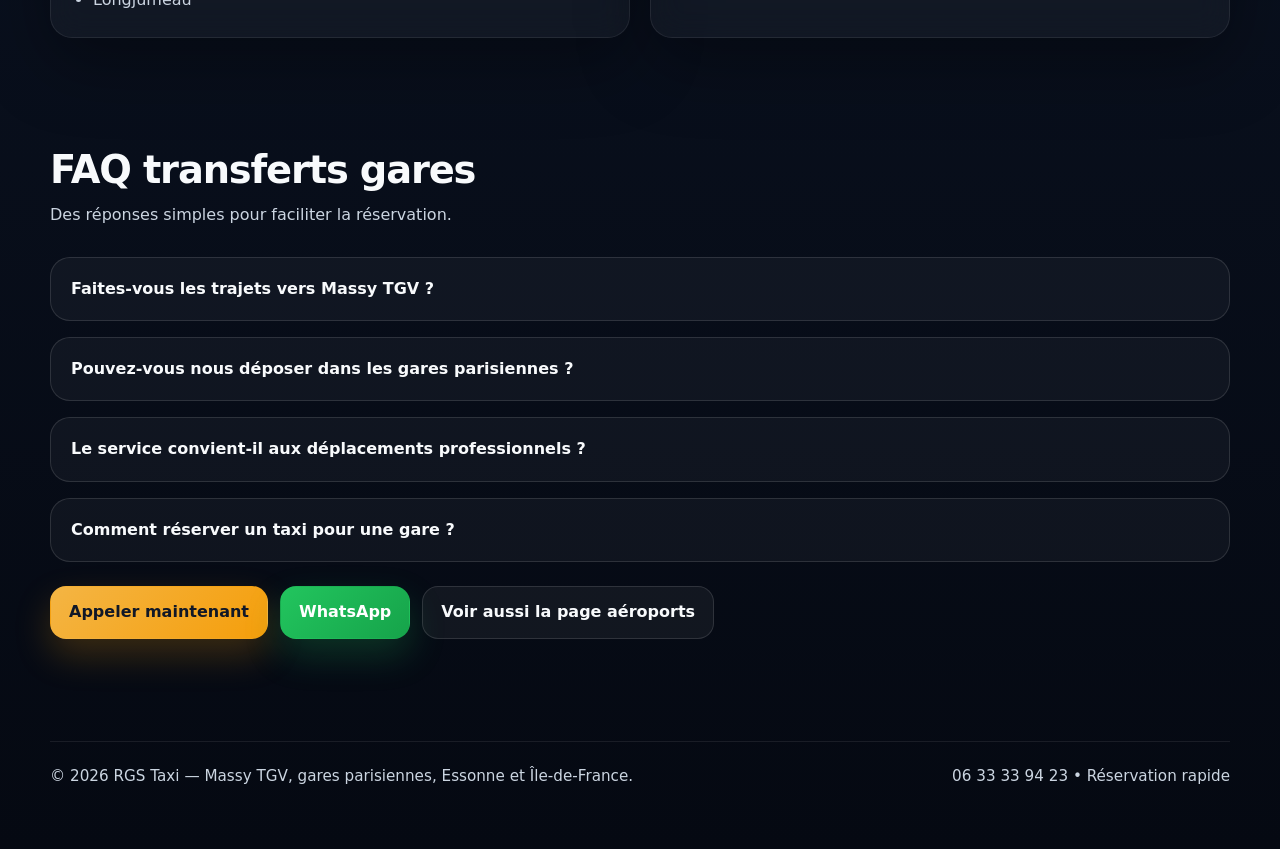
<file: taxi-gares-massy-paris.html>
<!DOCTYPE html>
<html lang="fr">
<head>
  <meta charset="UTF-8" />
  <meta name="viewport" content="width=device-width, initial-scale=1.0, viewport-fit=cover" />
  <title>Taxi gares et Massy TGV depuis Savigny-sur-Orge | RGS Taxi</title>
  <meta name="description" content="Taxi vers Massy TGV, Gare de Lyon, Gare Montparnasse, Gare du Nord et gares parisiennes depuis Savigny-sur-Orge, Morangis, Chilly-Mazarin et l’Essonne." />
  <meta name="robots" content="index, follow" />
  <link rel="canonical" href="https://VOTRE-DOMAINE/taxi-gares-massy-paris.html" />
  <meta property="og:title" content="Taxi gares et Massy TGV depuis Savigny-sur-Orge | RGS Taxi" />
  <meta property="og:description" content="Transferts gares vers Massy TGV et les gares parisiennes depuis Savigny-sur-Orge et l’Essonne." />
  <meta property="og:url" content="https://VOTRE-DOMAINE/taxi-gares-massy-paris.html" />
  <link rel="stylesheet" href="styles.css" />
</head>
<body>
  <header>
    <div class="container nav">
      <a class="brand" href="index.html">
        <img src="logo-rgs-taxi.webp" alt="Logo RGS Taxi" />
        <div class="brand-text">
          <strong>RGS TAXI</strong>
          <span>Savigny-sur-Orge • Essonne • Île-de-France</span>
        </div>
      </a>

      <nav class="nav-links">
        <a href="index.html">Accueil</a>
        <a href="taxi-aeroport-orly-roissy.html">Aéroports</a>
        <a class="active" href="taxi-gares-massy-paris.html">Gares</a>
        <a href="transport-medical.html">Transport médical</a>
        <a href="transport-colis-plis.html">Colis / plis</a>
        <a href="contact.html">Contact</a>
      </nav>

      <div class="header-cta">
        <a class="btn btn-primary" href="tel:+33633339423">Appeler</a>
      </div>
    </div>
  </header>

  <main>
    <section class="hero">
      <div class="container hero-grid">
        <div class="hero-copy">
          <div class="breadcrumbs">
            <a href="index.html">Accueil</a> / <span>Transferts gares</span>
          </div>

          <div class="hero-tags">
            <span class="pill">Taxi Massy TGV</span>
            <span class="pill">Taxi gares parisiennes</span>
            <span class="pill">Taxi Gare de Lyon</span>
          </div>

          <h1>Taxi vers Massy TGV et les gares parisiennes depuis Savigny-sur-Orge</h1>

          <p>
            RGS Taxi propose des <strong>transferts gares</strong> depuis <strong>Savigny-sur-Orge</strong>,
            <strong>Morangis</strong>, <strong>Chilly-Mazarin</strong> et l’ensemble du secteur Essonne vers
            <strong>Massy TGV</strong>, la <strong>Gare de Lyon</strong>, la <strong>Gare Montparnasse</strong>, la <strong>Gare du Nord</strong>
            et d’autres grandes gares parisiennes. L’objectif est simple : vous déposer à l’heure, dans de bonnes conditions, avec un service clair et fiable.
          </p>

          <div class="cta-inline">
            <a class="btn btn-primary" href="tel:+33633339423">Réserver un trajet gare</a>
            <a class="btn btn-whatsapp" href="https://wa.me/33633339423?text=Bonjour%20RGS%20Taxi%2C%20je%20souhaite%20r%C3%A9server%20un%20trajet%20vers%20une%20gare." target="_blank" rel="noopener">WhatsApp</a>
            <a class="btn btn-secondary" href="contact.html">Demande rapide</a>
          </div>
        </div>

        <aside class="panel">
          <span class="pill">Massy TGV • Paris</span>
          <h2 style="margin:16px 0 12px;font-size:2rem;line-height:1.05;">Une page dédiée aux trajets gares</h2>
          <p class="muted" style="margin:0;">
            Cette page vise les recherches utiles autour des gares : taxi Massy TGV, taxi gare de Lyon, taxi Montparnasse, taxi gare du Nord et transferts gares parisiennes depuis l’Essonne.
          </p>

          <div class="stats">
            <div class="stat"><strong>Massy TGV</strong><span class="muted">Trajet important en Essonne.</span></div>
            <div class="stat"><strong>Gares parisiennes</strong><span class="muted">Paris intra-muros et grands axes.</span></div>
            <div class="stat"><strong>Ponctualité</strong><span class="muted">Trajets organisés selon l’horaire.</span></div>
            <div class="stat"><strong>Réservation simple</strong><span class="muted">Téléphone ou WhatsApp.</span></div>
          </div>
        </aside>
      </div>
    </section>

    <section class="section">
      <div class="container">
        <div class="section-heading">
          <h2>Vos destinations gares les plus fréquentes</h2>
          <p>
            Les recherches autour de Massy TGV et des gares de Paris sont très fréquentes pour les habitants de Savigny-sur-Orge et des villes voisines.
          </p>
        </div>

        <div class="grid-3">
          <article class="card">
            <h3>Taxi Massy TGV</h3>
            <p>Massy TGV est une destination stratégique depuis Savigny-sur-Orge, Morangis, Chilly-Mazarin et Longjumeau. Une prise en charge fiable est indispensable pour éviter le stress.</p>
          </article>

          <article class="card">
            <h3>Taxi Gare de Lyon</h3>
            <p>Départs tôt le matin, retours en soirée, correspondances importantes : RGS Taxi vous accompagne vers la Gare de Lyon avec une organisation simple et sérieuse.</p>
          </article>

          <article class="card">
            <h3>Taxi Gare Montparnasse et Gare du Nord</h3>
            <p>Pour les grands trajets, les départs SNCF ou les besoins professionnels, la prise en charge est pensée pour être claire, fluide et ponctuelle.</p>
          </article>
        </div>
      </div>
    </section>

    <section class="section">
      <div class="container grid-2">
        <article class="card">
          <h3>Zones de départ courantes</h3>
          <ul class="service-list">
            <li>Savigny-sur-Orge</li>
            <li>Morangis</li>
            <li>Chilly-Mazarin</li>
            <li>Juvisy-sur-Orge</li>
            <li>Athis-Mons</li>
            <li>Viry-Châtillon</li>
            <li>Paray-Vieille-Poste</li>
            <li>Longjumeau</li>
          </ul>
        </article>

        <article class="card">
          <h3>Destinations gares fréquentes</h3>
          <ul class="trust-list">
            <li>Massy TGV</li>
            <li>Gare de Lyon</li>
            <li>Gare Montparnasse</li>
            <li>Gare du Nord</li>
            <li>Gares parisiennes</li>
            <li>Paris intra-muros</li>
          </ul>
        </article>
      </div>
    </section>

    <section class="section" id="faq">
      <div class="container">
        <div class="section-heading">
          <h2>FAQ transferts gares</h2>
          <p>Des réponses simples pour faciliter la réservation.</p>
        </div>

        <div class="faq-list">
          <div class="faq-item">
            <details>
              <summary>Faites-vous les trajets vers Massy TGV ?</summary>
              <p>Oui, RGS Taxi propose des trajets vers Massy TGV depuis Savigny-sur-Orge, Morangis, Chilly-Mazarin et les autres communes de l’Essonne.</p>
            </details>
          </div>

          <div class="faq-item">
            <details>
              <summary>Pouvez-vous nous déposer dans les gares parisiennes ?</summary>
              <p>Oui, les transferts vers la Gare de Lyon, la Gare Montparnasse, la Gare du Nord et d’autres gares parisiennes font partie des trajets fréquents.</p>
            </details>
          </div>

          <div class="faq-item">
            <details>
              <summary>Le service convient-il aux déplacements professionnels ?</summary>
              <p>Oui, les professionnels peuvent réserver leurs trajets vers Massy TGV et Paris avec une organisation claire, pratique et ponctuelle.</p>
            </details>
          </div>

          <div class="faq-item">
            <details>
              <summary>Comment réserver un taxi pour une gare ?</summary>
              <p>Il suffit d’appeler le 06 33 33 94 23 ou d’envoyer un message WhatsApp avec l’adresse de départ, la gare d’arrivée, la date et l’heure souhaitées.</p>
            </details>
          </div>
        </div>

        <div class="cta-inline" style="margin-top:24px;">
          <a class="btn btn-primary" href="tel:+33633339423">Appeler maintenant</a>
          <a class="btn btn-whatsapp" href="https://wa.me/33633339423?text=Bonjour%20RGS%20Taxi%2C%20je%20souhaite%20r%C3%A9server%20un%20trajet%20vers%20une%20gare." target="_blank" rel="noopener">WhatsApp</a>
          <a class="btn btn-secondary" href="taxi-aeroport-orly-roissy.html">Voir aussi la page aéroports</a>
        </div>
      </div>
    </section>
  </main>

  <footer>
    <div class="container footer-bar">
      <span>© 2026 RGS Taxi — Massy TGV, gares parisiennes, Essonne et Île-de-France.</span>
      <span>06 33 33 94 23 • Réservation rapide</span>
    </div>
  </footer>

  <div class="mobile-cta-bar">
    <a class="btn btn-primary" href="tel:+33633339423">Appeler</a>
    <a class="btn btn-whatsapp" href="https://wa.me/33633339423?text=Bonjour%20RGS%20Taxi%2C%20je%20souhaite%20r%C3%A9server%20un%20trajet%20vers%20une%20gare." target="_blank" rel="noopener">WhatsApp</a>
  </div>

  <a class="whatsapp-float" href="https://wa.me/33633339423?text=Bonjour%20RGS%20Taxi%2C%20je%20souhaite%20r%C3%A9server%20un%20trajet%20vers%20une%20gare." target="_blank" rel="noopener" aria-label="WhatsApp">
    <svg viewBox="0 0 32 32" aria-hidden="true"><path d="M19.11 17.29c-.29-.15-1.7-.84-1.96-.94-.26-.1-.45-.15-.64.15-.19.29-.74.94-.91 1.13-.17.19-.34.22-.63.07-.29-.15-1.21-.44-2.31-1.41-.86-.77-1.44-1.72-1.61-2.01-.17-.29-.02-.44.13-.59.13-.13.29-.34.43-.51.14-.17.19-.29.29-.48.1-.19.05-.36-.02-.51-.07-.15-.64-1.54-.87-2.11-.23-.56-.47-.48-.64-.49h-.55c-.19 0-.49.07-.74.36-.26.29-.97.95-.97 2.31 0 1.36.99 2.67 1.12 2.86.14.19 1.95 2.97 4.73 4.16.66.29 1.18.46 1.58.59.66.21 1.27.18 1.74.11.53-.08 1.7-.69 1.94-1.35.24-.66.24-1.23.17-1.35-.07-.12-.26-.19-.55-.34M16.03 4.8c-6.13 0-11.1 4.95-11.1 11.05 0 1.95.51 3.86 1.49 5.55L4 28l6.8-2.22a11.13 11.13 0 0 0 5.23 1.33h.01c6.13 0 11.1-4.95 11.1-11.06 0-2.96-1.16-5.74-3.26-7.83A11.02 11.02 0 0 0 16.03 4.8m0 20.44h-.01a9.24 9.24 0 0 1-4.71-1.29l-.34-.2-4.03 1.32 1.32-3.93-.22-.36a9.14 9.14 0 0 1-1.41-4.89c0-5.05 4.14-9.16 9.24-9.16 2.44 0 4.73.94 6.45 2.66a9.08 9.08 0 0 1 2.68 6.49c0 5.05-4.15 9.16-9.23 9.16"></path></svg>
  </a>
</body>
</html>
</file>
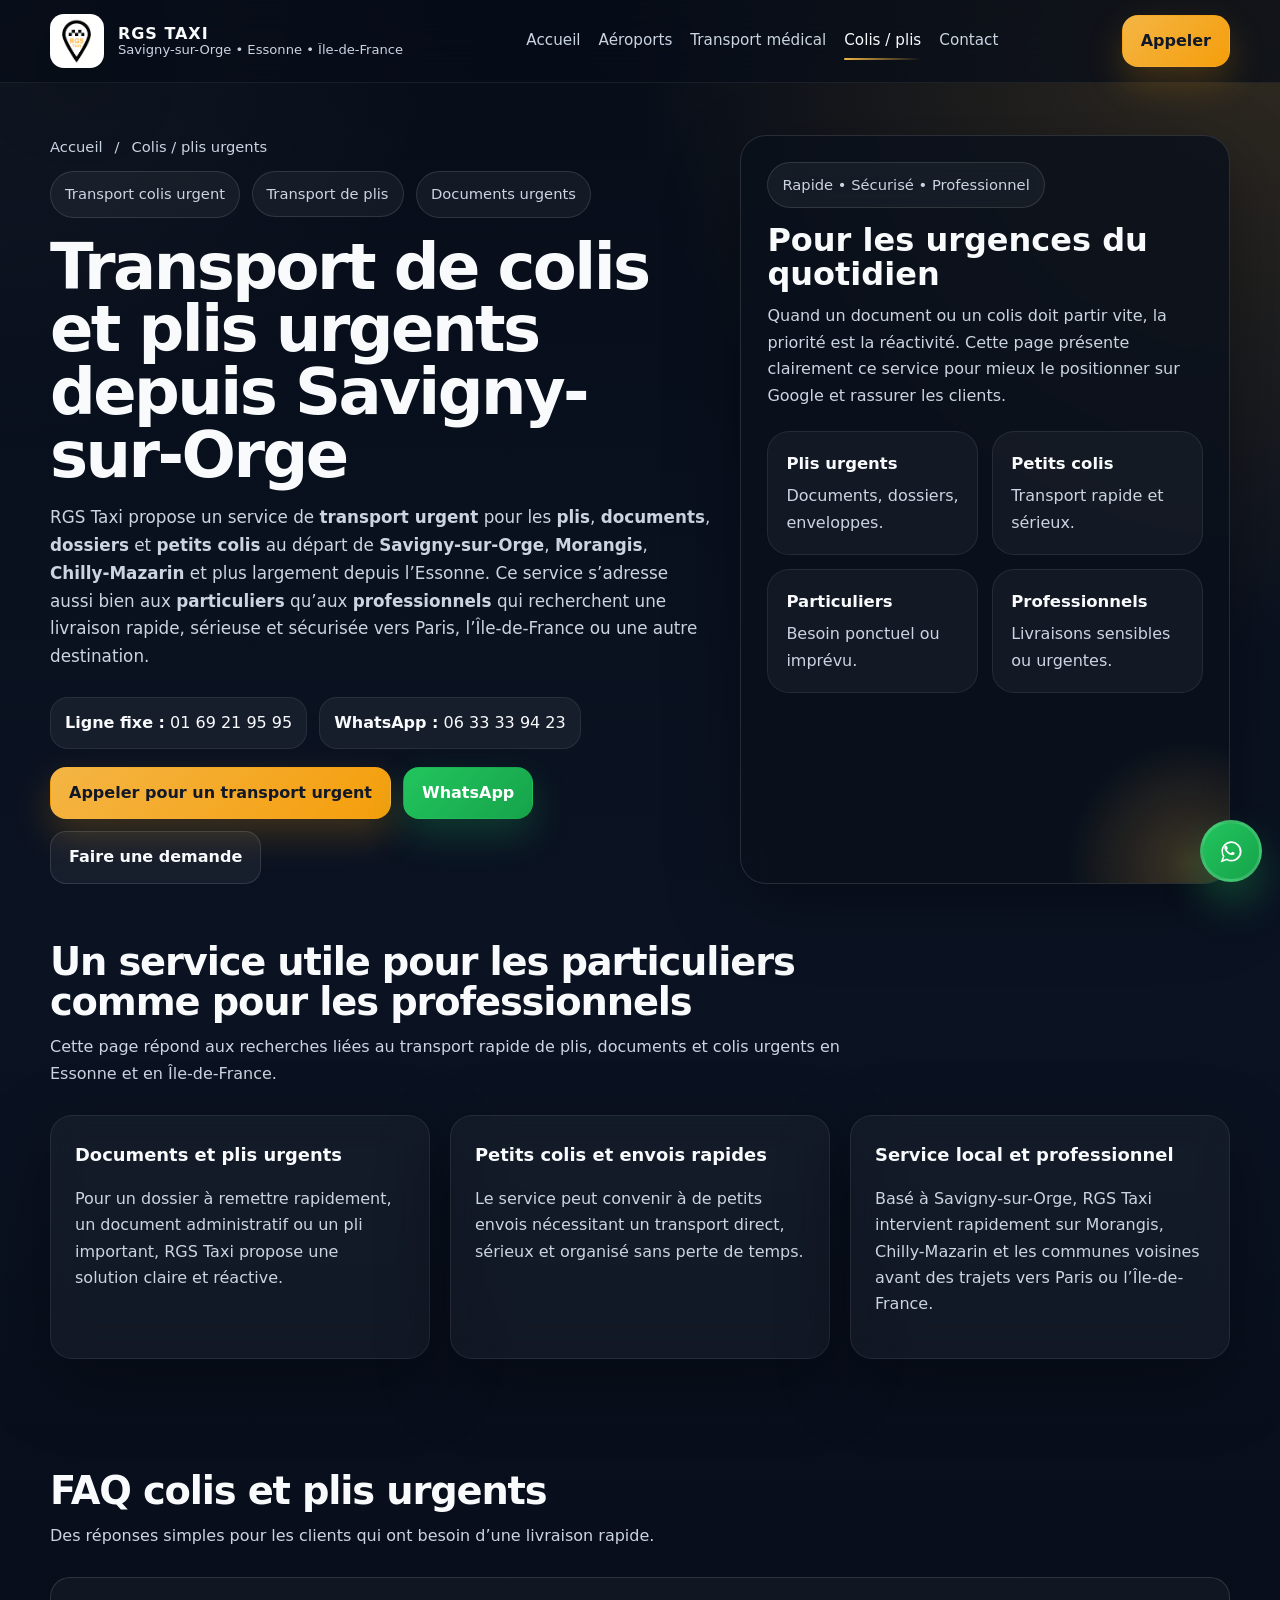
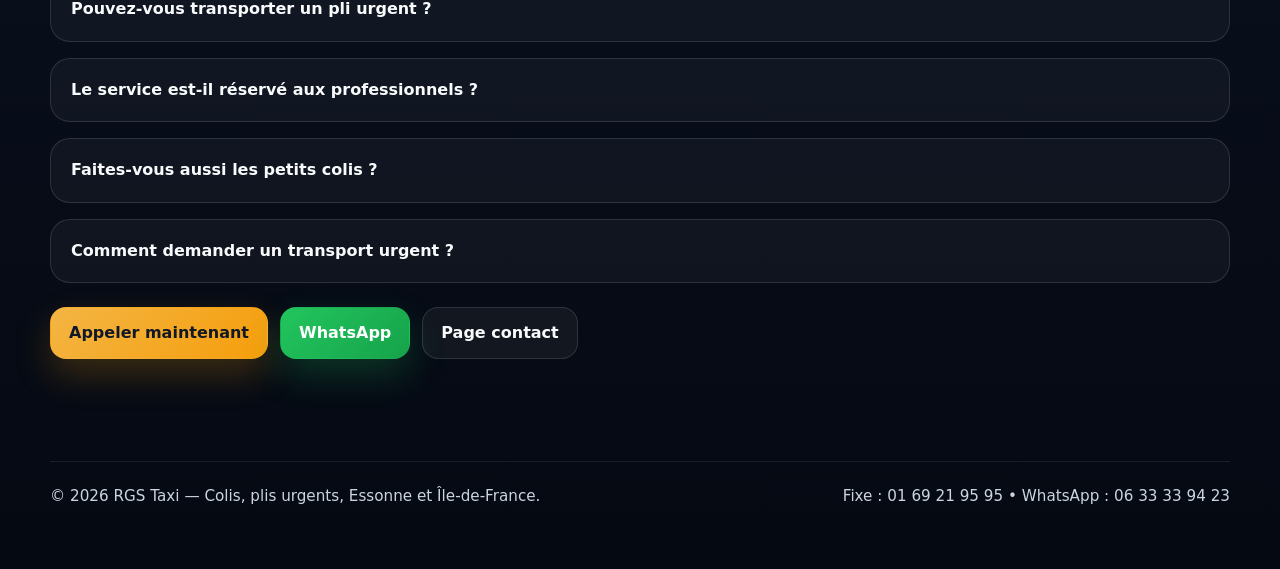
<file: transport-colis-plis.html>
<!DOCTYPE html>
<html lang="fr">
<head>
  <meta charset="UTF-8" />
  <meta name="viewport" content="width=device-width, initial-scale=1.0, viewport-fit=cover" />
  <title>Transport de colis et plis urgents | RGS Taxi Savigny-sur-Orge</title>
  <meta name="description" content="Transport urgent de colis, plis, documents et petits envois depuis Savigny-sur-Orge, Morangis, Chilly-Mazarin et l’Essonne. Service rapide et sécurisé." />
  <meta name="robots" content="index, follow" />
  <link rel="canonical" href="https://VOTRE-DOMAINE/transport-colis-plis.html" />
  <meta property="og:title" content="Transport de colis et plis urgents | RGS Taxi Savigny-sur-Orge" />
  <meta property="og:description" content="Livraison rapide de plis urgents, documents et petits colis pour particuliers et professionnels." />
  <meta property="og:url" content="https://VOTRE-DOMAINE/transport-colis-plis.html" />
  <link rel="stylesheet" href="styles.css" />
</head>
<body>
  <header>
    <div class="container nav">
      <a class="brand" href="index.html">
        <img src="logo-rgs-taxi.webp" alt="Logo RGS Taxi" />
        <div class="brand-text">
          <strong>RGS TAXI</strong>
          <span>Savigny-sur-Orge • Essonne • Île-de-France</span>
        </div>
      </a>

      <nav class="nav-links">
        <a href="index.html">Accueil</a>
        <a href="taxi-aeroport-orly-roissy.html">Aéroports</a>
        <a href="transport-medical.html">Transport médical</a>
        <a class="active" href="transport-colis-plis.html">Colis / plis</a>
        <a href="contact.html">Contact</a>
      </nav>

      <div class="header-cta">
        <a class="btn btn-primary" href="tel:+33169219595">Appeler</a>
      </div>
    </div>
  </header>

  <main>
    <section class="hero">
      <div class="container hero-grid">
        <div class="hero-copy">
          <div class="breadcrumbs">
            <a href="index.html">Accueil</a> / <span>Colis / plis urgents</span>
          </div>

          <div class="hero-tags">
            <span class="pill">Transport colis urgent</span>
            <span class="pill">Transport de plis</span>
            <span class="pill">Documents urgents</span>
          </div>

          <h1>Transport de colis et plis urgents depuis Savigny-sur-Orge</h1>

          <p>
            RGS Taxi propose un service de <strong>transport urgent</strong> pour les <strong>plis</strong>,
            <strong>documents</strong>, <strong>dossiers</strong> et <strong>petits colis</strong> au départ de
            <strong>Savigny-sur-Orge</strong>, <strong>Morangis</strong>, <strong>Chilly-Mazarin</strong> et plus largement depuis l’Essonne.
            Ce service s’adresse aussi bien aux <strong>particuliers</strong> qu’aux <strong>professionnels</strong> qui recherchent une livraison rapide,
            sérieuse et sécurisée vers Paris, l’Île-de-France ou une autre destination.
          </p>

          <div class="contact-highlight">
            <div class="contact-chip"><strong>Ligne fixe :</strong> 01 69 21 95 95</div>
            <div class="contact-chip"><strong>WhatsApp :</strong> 06 33 33 94 23</div>
          </div>

          <div class="cta-inline" style="margin-top:18px;">
            <a class="btn btn-primary" href="tel:+33169219595">Appeler pour un transport urgent</a>
            <a class="btn btn-whatsapp" href="https://wa.me/33633339423?text=Bonjour%20RGS%20Taxi%2C%20j%E2%80%99ai%20besoin%20d%E2%80%99un%20transport%20urgent%20de%20colis%20ou%20pli." target="_blank" rel="noopener">WhatsApp</a>
            <a class="btn btn-secondary" href="contact.html">Faire une demande</a>
          </div>
        </div>

        <aside class="panel">
          <span class="pill">Rapide • Sécurisé • Professionnel</span>
          <h2 style="margin:16px 0 12px;font-size:2rem;line-height:1.05;">Pour les urgences du quotidien</h2>
          <p class="muted" style="margin:0;">
            Quand un document ou un colis doit partir vite, la priorité est la réactivité. Cette page présente clairement ce service pour mieux le positionner sur Google et rassurer les clients.
          </p>

          <div class="stats">
            <div class="stat"><strong>Plis urgents</strong><span class="muted">Documents, dossiers, enveloppes.</span></div>
            <div class="stat"><strong>Petits colis</strong><span class="muted">Transport rapide et sérieux.</span></div>
            <div class="stat"><strong>Particuliers</strong><span class="muted">Besoin ponctuel ou imprévu.</span></div>
            <div class="stat"><strong>Professionnels</strong><span class="muted">Livraisons sensibles ou urgentes.</span></div>
          </div>
        </aside>
      </div>
    </section>

    <section class="section">
      <div class="container">
        <div class="section-heading">
          <h2>Un service utile pour les particuliers comme pour les professionnels</h2>
          <p>
            Cette page répond aux recherches liées au transport rapide de plis, documents et colis urgents en Essonne et en Île-de-France.
          </p>
        </div>

        <div class="grid-3">
          <article class="card">
            <h3>Documents et plis urgents</h3>
            <p>Pour un dossier à remettre rapidement, un document administratif ou un pli important, RGS Taxi propose une solution claire et réactive.</p>
          </article>

          <article class="card">
            <h3>Petits colis et envois rapides</h3>
            <p>Le service peut convenir à de petits envois nécessitant un transport direct, sérieux et organisé sans perte de temps.</p>
          </article>

          <article class="card">
            <h3>Service local et professionnel</h3>
            <p>Basé à Savigny-sur-Orge, RGS Taxi intervient rapidement sur Morangis, Chilly-Mazarin et les communes voisines avant des trajets vers Paris ou l’Île-de-France.</p>
          </article>
        </div>
      </div>
    </section>

    <section class="section" id="faq">
      <div class="container">
        <div class="section-heading">
          <h2>FAQ colis et plis urgents</h2>
          <p>Des réponses simples pour les clients qui ont besoin d’une livraison rapide.</p>
        </div>

        <div class="faq-list">
          <div class="faq-item">
            <details>
              <summary>Pouvez-vous transporter un pli urgent ?</summary>
              <p>Oui, RGS Taxi peut transporter un pli urgent, une enveloppe, un dossier ou des documents importants au départ de Savigny-sur-Orge et des communes voisines.</p>
            </details>
          </div>

          <div class="faq-item">
            <details>
              <summary>Le service est-il réservé aux professionnels ?</summary>
              <p>Non, le service s’adresse aussi bien aux particuliers qu’aux professionnels qui ont besoin d’un transport rapide et sécurisé.</p>
            </details>
          </div>

          <div class="faq-item">
            <details>
              <summary>Faites-vous aussi les petits colis ?</summary>
              <p>Oui, RGS Taxi peut assurer le transport de petits colis selon la demande et la destination prévue.</p>
            </details>
          </div>

          <div class="faq-item">
            <details>
              <summary>Comment demander un transport urgent ?</summary>
              <p>Le plus rapide est d’appeler au 01 69 21 95 95 ou d’envoyer un message WhatsApp au 06 33 33 94 23 avec le lieu de départ, la destination et la nature de l’envoi.</p>
            </details>
          </div>
        </div>

        <div class="cta-inline" style="margin-top:24px;">
          <a class="btn btn-primary" href="tel:+33169219595">Appeler maintenant</a>
          <a class="btn btn-whatsapp" href="https://wa.me/33633339423?text=Bonjour%20RGS%20Taxi%2C%20j%E2%80%99ai%20besoin%20d%E2%80%99un%20transport%20urgent%20de%20colis%20ou%20pli." target="_blank" rel="noopener">WhatsApp</a>
          <a class="btn btn-secondary" href="contact.html">Page contact</a>
        </div>
      </div>
    </section>
  </main>

  <footer>
    <div class="container footer-bar">
      <span>© 2026 RGS Taxi — Colis, plis urgents, Essonne et Île-de-France.</span>
      <span>Fixe : 01 69 21 95 95 • WhatsApp : 06 33 33 94 23</span>
    </div>
  </footer>

  <div class="mobile-cta-bar">
    <a class="btn btn-primary" href="tel:+33169219595">Appeler</a>
    <a class="btn btn-whatsapp" href="https://wa.me/33633339423?text=Bonjour%20RGS%20Taxi%2C%20j%E2%80%99ai%20besoin%20d%E2%80%99un%20transport%20urgent%20de%20colis%20ou%20pli." target="_blank" rel="noopener">WhatsApp</a>
  </div>

  <a class="whatsapp-float" href="https://wa.me/33633339423?text=Bonjour%20RGS%20Taxi%2C%20j%E2%80%99ai%20besoin%20d%E2%80%99un%20transport%20urgent%20de%20colis%20ou%20pli." target="_blank" rel="noopener" aria-label="WhatsApp">
    <svg viewBox="0 0 32 32" aria-hidden="true"><path d="M19.11 17.29c-.29-.15-1.7-.84-1.96-.94-.26-.1-.45-.15-.64.15-.19.29-.74.94-.91 1.13-.17.19-.34.22-.63.07-.29-.15-1.21-.44-2.31-1.41-.86-.77-1.44-1.72-1.61-2.01-.17-.29-.02-.44.13-.59.13-.13.29-.34.43-.51.14-.17.19-.29.29-.48.1-.19.05-.36-.02-.51-.07-.15-.64-1.54-.87-2.11-.23-.56-.47-.48-.64-.49h-.55c-.19 0-.49.07-.74.36-.26.29-.97.95-.97 2.31 0 1.36.99 2.67 1.12 2.86.14.19 1.95 2.97 4.73 4.16.66.29 1.18.46 1.58.59.66.21 1.27.18 1.74.11.53-.08 1.7-.69 1.94-1.35.24-.66.24-1.23.17-1.35-.07-.12-.26-.19-.55-.34M16.03 4.8c-6.13 0-11.1 4.95-11.1 11.05 0 1.95.51 3.86 1.49 5.55L4 28l6.8-2.22a11.13 11.13 0 0 0 5.23 1.33h.01c6.13 0 11.1-4.95 11.1-11.06 0-2.96-1.16-5.74-3.26-7.83A11.02 11.02 0 0 0 16.03 4.8m0 20.44h-.01a9.24 9.24 0 0 1-4.71-1.29l-.34-.2-4.03 1.32 1.32-3.93-.22-.36a9.14 9.14 0 0 1-1.41-4.89c0-5.05 4.14-9.16 9.24-9.16 2.44 0 4.73.94 6.45 2.66a9.08 9.08 0 0 1 2.68 6.49c0 5.05-4.15 9.16-9.23 9.16"></path></svg>
  </a>
</body>
</html>
</file>
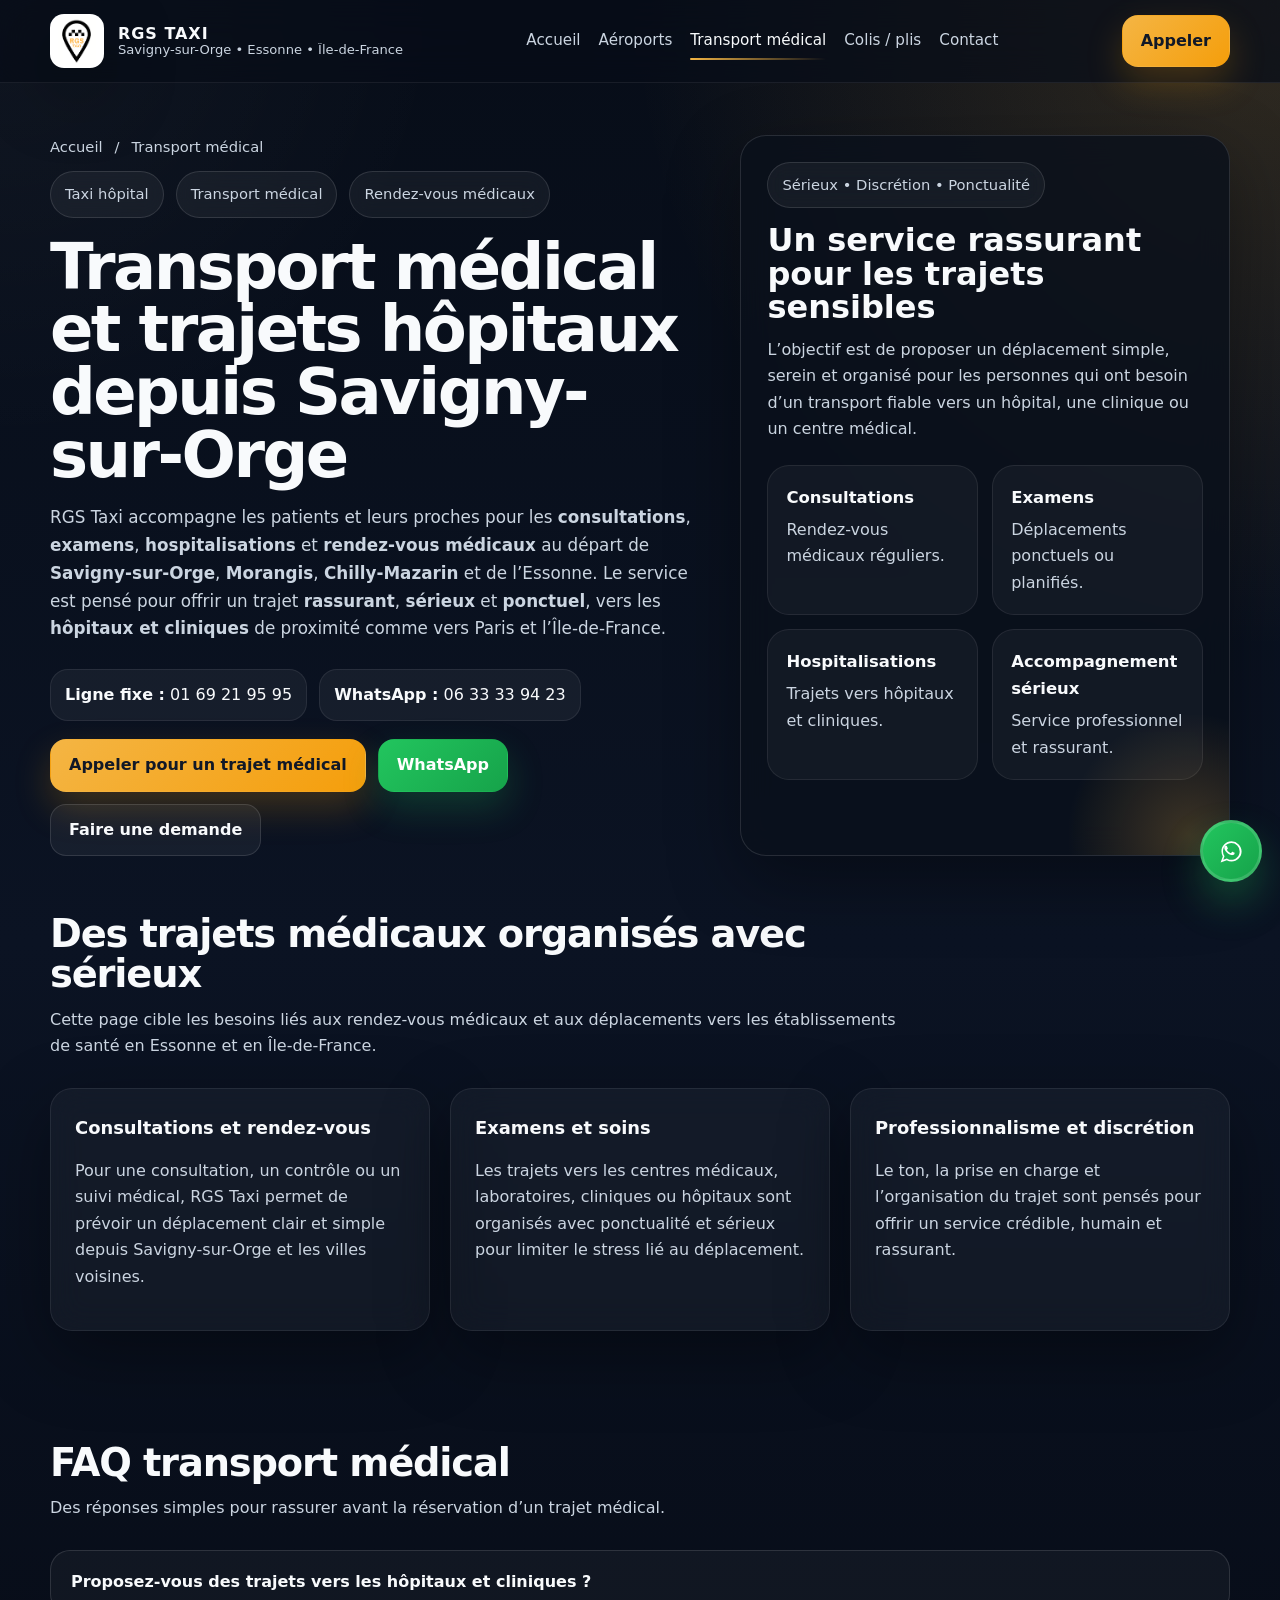
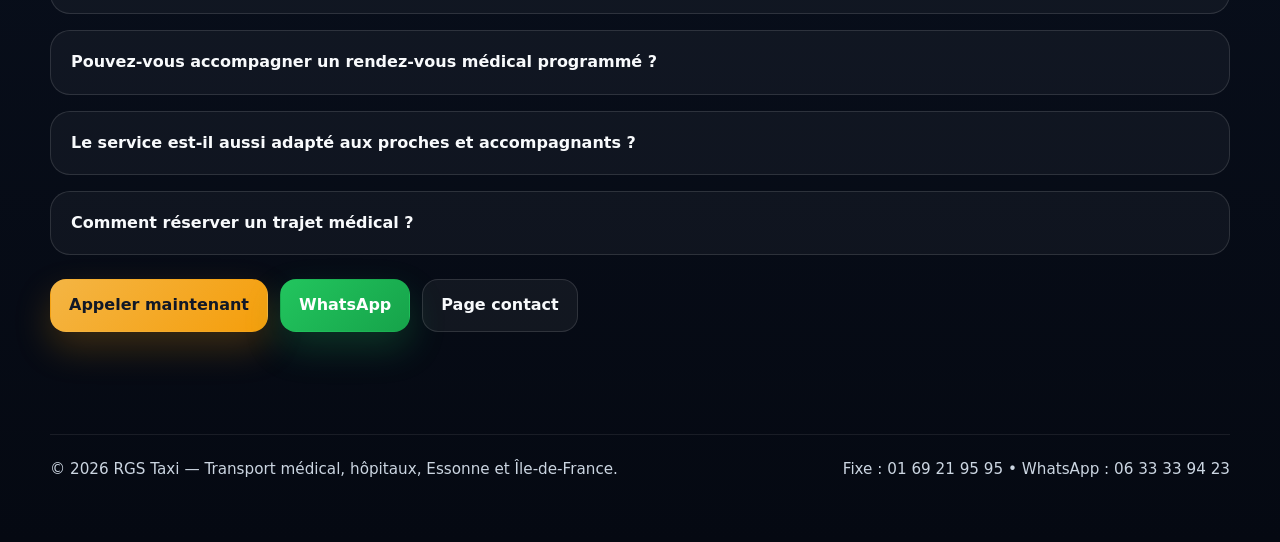
<file: transport-medical.html>
<!DOCTYPE html>
<html lang="fr">
<head>
  <meta charset="UTF-8" />
  <meta name="viewport" content="width=device-width, initial-scale=1.0, viewport-fit=cover" />
  <title>Transport médical et trajets hôpitaux | RGS Taxi Savigny-sur-Orge</title>
  <meta name="description" content="RGS Taxi assure vos trajets médicaux depuis Savigny-sur-Orge, Morangis, Chilly-Mazarin et l’Essonne vers hôpitaux, cliniques, consultations et examens." />
  <meta name="robots" content="index, follow" />
  <link rel="canonical" href="https://VOTRE-DOMAINE/transport-medical.html" />
  <meta property="og:title" content="Transport médical et trajets hôpitaux | RGS Taxi Savigny-sur-Orge" />
  <meta property="og:description" content="Trajets vers hôpitaux, cliniques, consultations et examens depuis Savigny-sur-Orge et l’Essonne." />
  <meta property="og:url" content="https://VOTRE-DOMAINE/transport-medical.html" />
  <link rel="stylesheet" href="styles.css" />
</head>
<body>
  <header>
    <div class="container nav">
      <a class="brand" href="index.html">
        <img src="logo-rgs-taxi.webp" alt="Logo RGS Taxi" />
        <div class="brand-text">
          <strong>RGS TAXI</strong>
          <span>Savigny-sur-Orge • Essonne • Île-de-France</span>
        </div>
      </a>

      <nav class="nav-links">
        <a href="index.html">Accueil</a>
        <a href="taxi-aeroport-orly-roissy.html">Aéroports</a>
        <a class="active" href="transport-medical.html">Transport médical</a>
        <a href="transport-colis-plis.html">Colis / plis</a>
        <a href="contact.html">Contact</a>
      </nav>

      <div class="header-cta">
        <a class="btn btn-primary" href="tel:+33169219595">Appeler</a>
      </div>
    </div>
  </header>

  <main>
    <section class="hero">
      <div class="container hero-grid">
        <div class="hero-copy">
          <div class="breadcrumbs">
            <a href="index.html">Accueil</a> / <span>Transport médical</span>
          </div>

          <div class="hero-tags">
            <span class="pill">Taxi hôpital</span>
            <span class="pill">Transport médical</span>
            <span class="pill">Rendez-vous médicaux</span>
          </div>

          <h1>Transport médical et trajets hôpitaux depuis Savigny-sur-Orge</h1>

          <p>
            RGS Taxi accompagne les patients et leurs proches pour les <strong>consultations</strong>,
            <strong>examens</strong>, <strong>hospitalisations</strong> et <strong>rendez-vous médicaux</strong> au départ de
            <strong>Savigny-sur-Orge</strong>, <strong>Morangis</strong>, <strong>Chilly-Mazarin</strong> et de l’Essonne.
            Le service est pensé pour offrir un trajet <strong>rassurant</strong>, <strong>sérieux</strong> et <strong>ponctuel</strong>,
            vers les <strong>hôpitaux et cliniques</strong> de proximité comme vers Paris et l’Île-de-France.
          </p>

          <div class="contact-highlight">
            <div class="contact-chip"><strong>Ligne fixe :</strong> 01 69 21 95 95</div>
            <div class="contact-chip"><strong>WhatsApp :</strong> 06 33 33 94 23</div>
          </div>

          <div class="cta-inline" style="margin-top:18px;">
            <a class="btn btn-primary" href="tel:+33169219595">Appeler pour un trajet médical</a>
            <a class="btn btn-whatsapp" href="https://wa.me/33633339423?text=Bonjour%20RGS%20Taxi%2C%20j%E2%80%99ai%20besoin%20d%E2%80%99un%20trajet%20m%C3%A9dical." target="_blank" rel="noopener">WhatsApp</a>
            <a class="btn btn-secondary" href="contact.html">Faire une demande</a>
          </div>
        </div>

        <aside class="panel">
          <span class="pill">Sérieux • Discrétion • Ponctualité</span>
          <h2 style="margin:16px 0 12px;font-size:2rem;line-height:1.05;">Un service rassurant pour les trajets sensibles</h2>
          <p class="muted" style="margin:0;">
            L’objectif est de proposer un déplacement simple, serein et organisé pour les personnes qui ont besoin d’un transport fiable vers un hôpital, une clinique ou un centre médical.
          </p>

          <div class="stats">
            <div class="stat"><strong>Consultations</strong><span class="muted">Rendez-vous médicaux réguliers.</span></div>
            <div class="stat"><strong>Examens</strong><span class="muted">Déplacements ponctuels ou planifiés.</span></div>
            <div class="stat"><strong>Hospitalisations</strong><span class="muted">Trajets vers hôpitaux et cliniques.</span></div>
            <div class="stat"><strong>Accompagnement sérieux</strong><span class="muted">Service professionnel et rassurant.</span></div>
          </div>
        </aside>
      </div>
    </section>

    <section class="section">
      <div class="container">
        <div class="section-heading">
          <h2>Des trajets médicaux organisés avec sérieux</h2>
          <p>
            Cette page cible les besoins liés aux rendez-vous médicaux et aux déplacements vers les établissements de santé en Essonne et en Île-de-France.
          </p>
        </div>

        <div class="grid-3">
          <article class="card">
            <h3>Consultations et rendez-vous</h3>
            <p>Pour une consultation, un contrôle ou un suivi médical, RGS Taxi permet de prévoir un déplacement clair et simple depuis Savigny-sur-Orge et les villes voisines.</p>
          </article>

          <article class="card">
            <h3>Examens et soins</h3>
            <p>Les trajets vers les centres médicaux, laboratoires, cliniques ou hôpitaux sont organisés avec ponctualité et sérieux pour limiter le stress lié au déplacement.</p>
          </article>

          <article class="card">
            <h3>Professionnalisme et discrétion</h3>
            <p>Le ton, la prise en charge et l’organisation du trajet sont pensés pour offrir un service crédible, humain et rassurant.</p>
          </article>
        </div>
      </div>
    </section>

    <section class="section" id="faq">
      <div class="container">
        <div class="section-heading">
          <h2>FAQ transport médical</h2>
          <p>Des réponses simples pour rassurer avant la réservation d’un trajet médical.</p>
        </div>

        <div class="faq-list">
          <div class="faq-item">
            <details>
              <summary>Proposez-vous des trajets vers les hôpitaux et cliniques ?</summary>
              <p>Oui, RGS Taxi assure les trajets vers les hôpitaux, cliniques, cabinets médicaux et centres de soins au départ de Savigny-sur-Orge, Morangis, Chilly-Mazarin et des communes voisines.</p>
            </details>
          </div>

          <div class="faq-item">
            <details>
              <summary>Pouvez-vous accompagner un rendez-vous médical programmé ?</summary>
              <p>Oui, il est possible de réserver à l’avance pour une consultation, un examen ou un rendez-vous médical afin d’avoir une prise en charge organisée selon l’horaire prévu.</p>
            </details>
          </div>

          <div class="faq-item">
            <details>
              <summary>Le service est-il aussi adapté aux proches et accompagnants ?</summary>
              <p>Oui, le service convient aussi aux proches qui doivent accompagner un patient vers un établissement médical ou hospitalier.</p>
            </details>
          </div>

          <div class="faq-item">
            <details>
              <summary>Comment réserver un trajet médical ?</summary>
              <p>Il suffit d’appeler le 01 69 21 95 95 ou d’envoyer un message WhatsApp au 06 33 33 94 23 en précisant l’adresse de départ, la destination médicale, la date et l’heure souhaitées.</p>
            </details>
          </div>
        </div>

        <div class="cta-inline" style="margin-top:24px;">
          <a class="btn btn-primary" href="tel:+33169219595">Appeler maintenant</a>
          <a class="btn btn-whatsapp" href="https://wa.me/33633339423?text=Bonjour%20RGS%20Taxi%2C%20j%E2%80%99ai%20besoin%20d%E2%80%99un%20trajet%20m%C3%A9dical." target="_blank" rel="noopener">WhatsApp</a>
          <a class="btn btn-secondary" href="contact.html">Page contact</a>
        </div>
      </div>
    </section>
  </main>

  <footer>
    <div class="container footer-bar">
      <span>© 2026 RGS Taxi — Transport médical, hôpitaux, Essonne et Île-de-France.</span>
      <span>Fixe : 01 69 21 95 95 • WhatsApp : 06 33 33 94 23</span>
    </div>
  </footer>

  <div class="mobile-cta-bar">
    <a class="btn btn-primary" href="tel:+33169219595">Appeler</a>
    <a class="btn btn-whatsapp" href="https://wa.me/33633339423?text=Bonjour%20RGS%20Taxi%2C%20j%E2%80%99ai%20besoin%20d%E2%80%99un%20trajet%20m%C3%A9dical." target="_blank" rel="noopener">WhatsApp</a>
  </div>

  <a class="whatsapp-float" href="https://wa.me/33633339423?text=Bonjour%20RGS%20Taxi%2C%20j%E2%80%99ai%20besoin%20d%E2%80%99un%20trajet%20m%C3%A9dical." target="_blank" rel="noopener" aria-label="WhatsApp">
    <svg viewBox="0 0 32 32" aria-hidden="true"><path d="M19.11 17.29c-.29-.15-1.7-.84-1.96-.94-.26-.1-.45-.15-.64.15-.19.29-.74.94-.91 1.13-.17.19-.34.22-.63.07-.29-.15-1.21-.44-2.31-1.41-.86-.77-1.44-1.72-1.61-2.01-.17-.29-.02-.44.13-.59.13-.13.29-.34.43-.51.14-.17.19-.29.29-.48.1-.19.05-.36-.02-.51-.07-.15-.64-1.54-.87-2.11-.23-.56-.47-.48-.64-.49h-.55c-.19 0-.49.07-.74.36-.26.29-.97.95-.97 2.31 0 1.36.99 2.67 1.12 2.86.14.19 1.95 2.97 4.73 4.16.66.29 1.18.46 1.58.59.66.21 1.27.18 1.74.11.53-.08 1.7-.69 1.94-1.35.24-.66.24-1.23.17-1.35-.07-.12-.26-.19-.55-.34M16.03 4.8c-6.13 0-11.1 4.95-11.1 11.05 0 1.95.51 3.86 1.49 5.55L4 28l6.8-2.22a11.13 11.13 0 0 0 5.23 1.33h.01c6.13 0 11.1-4.95 11.1-11.06 0-2.96-1.16-5.74-3.26-7.83A11.02 11.02 0 0 0 16.03 4.8m0 20.44h-.01a9.24 9.24 0 0 1-4.71-1.29l-.34-.2-4.03 1.32 1.32-3.93-.22-.36a9.14 9.14 0 0 1-1.41-4.89c0-5.05 4.14-9.16 9.24-9.16 2.44 0 4.73.94 6.45 2.66a9.08 9.08 0 0 1 2.68 6.49c0 5.05-4.15 9.16-9.23 9.16"></path></svg>
  </a>
</body>
</html>
</file>
<file: styles.css>
:root {
  --bg: #070d18;
  --bg-2: #0b1323;
  --card: rgba(10, 16, 28, 0.82);
  --card-2: rgba(255,255,255,0.05);
  --line: rgba(255,255,255,0.12);
  --text: #f8fafc;
  --muted: #cbd5e1;
  --brand: #f4b544;
  --brand-2: #f59e0b;
  --ok: #22c55e;
  --shadow: 0 24px 70px rgba(0,0,0,.35);
  --radius: 26px;
  --container: 1180px;
  --header-h: 82px;
}

* { box-sizing: border-box; }
html { scroll-behavior: smooth; }

body {
  margin: 0;
  color: var(--text);
  font-family: Inter, ui-sans-serif, system-ui, -apple-system, BlinkMacSystemFont, "Segoe UI", sans-serif;
  background:
    radial-gradient(circle at 100% 0%, rgba(244,181,68,.18), transparent 26%),
    radial-gradient(circle at 0% 0%, rgba(255,255,255,.04), transparent 18%),
    linear-gradient(180deg, var(--bg) 0%, var(--bg-2) 44%, #050912 100%);
  line-height: 1.65;
  overflow-x: hidden;
}

img { display: block; max-width: 100%; }
a { color: inherit; text-decoration: none; }
button, input, textarea { font: inherit; }

.container {
  width: min(calc(100% - 32px), var(--container));
  margin: 0 auto;
}

.section { padding: 34px 0 78px; }

.pill {
  display: inline-flex;
  align-items: center;
  gap: 10px;
  padding: 10px 14px;
  border-radius: 999px;
  border: 1px solid var(--line);
  background: rgba(255,255,255,.05);
  color: var(--muted);
  font-size: .92rem;
  backdrop-filter: blur(10px);
  transition: transform .25s ease, border-color .25s ease, background .25s ease, box-shadow .25s ease;
}

.pill:hover {
  transform: translateY(-2px);
  border-color: rgba(244,181,68,.32);
  background: rgba(255,255,255,.07);
  box-shadow: 0 10px 24px rgba(244,181,68,.08);
}

.btn {
  display: inline-flex;
  align-items: center;
  justify-content: center;
  gap: 10px;
  min-height: 52px;
  padding: 12px 18px;
  border-radius: 16px;
  border: 1px solid transparent;
  font-weight: 700;
  cursor: pointer;
  transition: transform .2s ease, box-shadow .2s ease, border-color .2s ease, background .2s ease, opacity .2s ease;
  text-align: center;
  position: relative;
  overflow: hidden;
  isolation: isolate;
}

.btn::after,
.card::after,
.stat::after,
.trust-logo::after {
  content: "";
  position: absolute;
  top: -120%;
  left: -40%;
  width: 38%;
  height: 320%;
  background: linear-gradient(
    90deg,
    transparent,
    rgba(255,255,255,.06),
    rgba(255,255,255,.18),
    rgba(255,255,255,.06),
    transparent
  );
  transform: rotate(18deg) translateX(-220%);
  transition: transform .8s ease;
  pointer-events: none;
}

.btn:hover::after,
.card:hover::after,
.stat:hover::after,
.trust-logo:hover::after {
  transform: rotate(18deg) translateX(520%);
}

.btn:hover { transform: translateY(-2px); }

.btn-primary {
  color: #111827;
  background: linear-gradient(135deg, var(--brand), var(--brand-2));
  box-shadow: 0 16px 36px rgba(245,158,11,.22);
}

.btn-primary:hover {
  box-shadow: 0 18px 42px rgba(245,158,11,.3);
}

.btn-secondary {
  color: var(--text);
  background: rgba(255,255,255,.05);
  border-color: var(--line);
}

.btn-secondary:hover {
  border-color: rgba(244,181,68,.35);
  box-shadow: 0 14px 34px rgba(244,181,68,.08);
  background: rgba(255,255,255,.08);
}

.btn-whatsapp {
  color: #fff;
  background: linear-gradient(135deg, #22c55e, #16a34a);
  box-shadow: 0 16px 36px rgba(34,197,94,.22);
}

.btn-whatsapp:hover {
  box-shadow: 0 18px 42px rgba(34,197,94,.3);
}

header {
  position: sticky;
  top: 0;
  z-index: 100;
  min-height: var(--header-h);
  background: rgba(7, 13, 24, .72);
  backdrop-filter: blur(18px);
  border-bottom: 1px solid rgba(255,255,255,.07);
}

.nav {
  min-height: var(--header-h);
  display: flex;
  align-items: center;
  justify-content: space-between;
  gap: 18px;
}

.brand {
  display: flex;
  align-items: center;
  gap: 14px;
  min-width: 0;
}

.brand img {
  width: 54px;
  height: 54px;
  border-radius: 14px;
  object-fit: contain;
  background: #fff;
  padding: 4px;
  flex: 0 0 auto;
  box-shadow: var(--shadow);
  transition: transform .25s ease, box-shadow .25s ease;
}

.brand:hover img {
  transform: translateY(-2px) scale(1.03);
  box-shadow: 0 20px 40px rgba(244,181,68,.12);
}

.brand-text {
  min-width: 0;
  line-height: 1.08;
}

.brand-text strong {
  display: block;
  font-size: 1rem;
  letter-spacing: .06em;
}

.brand-text span {
  display: block;
  color: var(--muted);
  font-size: .82rem;
  white-space: nowrap;
  overflow: hidden;
  text-overflow: ellipsis;
}

.nav-links {
  display: flex;
  align-items: center;
  gap: 18px;
  color: var(--muted);
  font-size: .95rem;
}

.nav-links a {
  position: relative;
  transition: color .2s ease;
}

.nav-links a::after {
  content: "";
  position: absolute;
  left: 0;
  bottom: -6px;
  width: 100%;
  height: 2px;
  border-radius: 999px;
  background: linear-gradient(90deg, var(--brand), transparent);
  transform: scaleX(0);
  transform-origin: left;
  transition: transform .25s ease;
}

.nav-links a:hover,
.nav-links a.active {
  color: var(--text);
}

.nav-links a:hover::after,
.nav-links a.active::after {
  transform: scaleX(1);
}

.hero {
  padding: 52px 0 24px;
}

.hero-grid {
  display: grid;
  grid-template-columns: minmax(0, 1.15fr) minmax(320px, .85fr);
  gap: 28px;
  align-items: stretch;
}

.hero-tags,
.hero-links,
.cta-inline,
.breadcrumbs,
.contact-inline {
  display: flex;
  flex-wrap: wrap;
  gap: 12px;
}

.breadcrumbs {
  color: var(--muted);
  font-size: .92rem;
  margin-bottom: 12px;
}

.hero-copy h1 {
  margin: 18px 0 18px;
  font-size: clamp(2.5rem, 5vw, 4.8rem);
  line-height: .98;
  letter-spacing: -.04em;
}

.hero-highlight {
  color: var(--brand);
  text-shadow: 0 0 28px rgba(244,181,68,.18);
}

.hero-copy p {
  margin: 0 0 26px;
  max-width: 760px;
  color: var(--muted);
  font-size: 1.05rem;
}

.typewriter {
  display: block;
  min-height: 1.2em;
  margin-top: 6px;
  color: var(--brand);
  border-right: 2px solid rgba(244,181,68,.85);
  white-space: nowrap;
  overflow: hidden;
  width: fit-content;
  max-width: 100%;
  animation: blink .9s step-end infinite;
}

@keyframes blink {
  50% { border-color: transparent; }
}

.panel,
.card {
  background: var(--card);
  border: 1px solid var(--line);
  border-radius: var(--radius);
  box-shadow: var(--shadow);
  backdrop-filter: blur(16px);
}

.panel {
  padding: 26px;
  height: 100%;
  position: relative;
  overflow: hidden;
}

.panel::after {
  content: "";
  position: absolute;
  right: -80px;
  bottom: -100px;
  width: 240px;
  height: 240px;
  background: radial-gradient(circle, rgba(244,181,68,.22), transparent 72%);
  pointer-events: none;
}

.stats {
  display: grid;
  grid-template-columns: repeat(2, minmax(0, 1fr));
  gap: 14px;
  margin-top: 22px;
}

.stat,
.card {
  background: rgba(255,255,255,.04);
  border: 1px solid rgba(255,255,255,.08);
  border-radius: 22px;
  position: relative;
  overflow: hidden;
}

.stat {
  padding: 18px;
  transition: transform .25s ease, border-color .25s ease, box-shadow .25s ease, background .25s ease;
}

.stat:hover {
  transform: translateY(-3px);
  border-color: rgba(244,181,68,.28);
  box-shadow: 0 16px 36px rgba(0,0,0,.18), 0 0 0 1px rgba(244,181,68,.06) inset;
  background: rgba(255,255,255,.06);
}

.stat strong {
  display: block;
  margin-bottom: 6px;
  font-size: 1.03rem;
}

.section-heading {
  max-width: 860px;
  margin-bottom: 28px;
}

.section-heading h2 {
  margin: 0 0 12px;
  font-size: clamp(1.9rem, 3vw, 3.2rem);
  line-height: 1.05;
  letter-spacing: -.03em;
}

.section-heading p {
  margin: 0;
  color: var(--muted);
}

.grid-3,
.grid-2,
.process,
.contact-grid,
.areas,
.trust-grid {
  display: grid;
  gap: 20px;
}

.grid-3,
.process {
  grid-template-columns: repeat(3, minmax(0, 1fr));
}

.grid-2,
.areas,
.contact-grid,
.trust-grid {
  grid-template-columns: repeat(2, minmax(0, 1fr));
}

.card {
  padding: 24px;
  transition: transform .22s ease, border-color .22s ease, box-shadow .25s ease, background .25s ease;
}

.card:hover {
  transform: translateY(-5px);
  border-color: rgba(244,181,68,.32);
  box-shadow: 0 22px 44px rgba(0,0,0,.22), 0 0 0 1px rgba(244,181,68,.05) inset;
  background: rgba(255,255,255,.055);
}

.card h3 {
  margin: 0 0 10px;
  font-size: 1.12rem;
}

.card p,
.card li,
.muted,
.form-note {
  color: var(--muted);
}

.area-list,
.service-list,
.trust-list {
  margin: 0;
  padding-left: 18px;
}

.area-list {
  columns: 2;
  gap: 18px;
}

.trust-logo {
  min-height: 140px;
  display: flex;
  align-items: center;
  justify-content: center;
  padding: 26px;
  background: rgba(255,255,255,.05);
  border: 1px solid rgba(255,255,255,.08);
  border-radius: 22px;
  position: relative;
  overflow: hidden;
  transition: transform .25s ease, border-color .25s ease, box-shadow .25s ease, background .25s ease;
}

.trust-logo:hover {
  transform: translateY(-4px);
  border-color: rgba(244,181,68,.32);
  box-shadow: 0 18px 40px rgba(0,0,0,.22);
  background: rgba(255,255,255,.06);
}

.trust-logo img {
  max-height: 52px;
  width: auto;
  object-fit: contain;
  filter: grayscale(0%);
}

.france-map-wrap {
  display: grid;
  grid-template-columns: minmax(280px, .9fr) minmax(0, 1.1fr);
  gap: 24px;
  align-items: center;
}

.france-map-box {
  padding: 18px;
  border-radius: 24px;
  background: rgba(255,255,255,.04);
  border: 1px solid rgba(255,255,255,.08);
  box-shadow: var(--shadow);
}

.france-map-box img {
  width: 100%;
  height: auto;
  object-fit: contain;
  border-radius: 18px;
}

.contact-highlight {
  display: flex;
  flex-wrap: wrap;
  gap: 12px;
  margin: 18px 0 0;
}

.contact-chip {
  padding: 12px 14px;
  border-radius: 18px;
  background: rgba(255,255,255,.05);
  border: 1px solid rgba(255,255,255,.08);
  color: var(--text);
}

.step-num {
  width: 42px;
  height: 42px;
  display: grid;
  place-items: center;
  border-radius: 14px;
  color: var(--brand);
  background: rgba(244,181,68,.16);
  border: 1px solid rgba(244,181,68,.24);
  font-weight: 800;
  margin-bottom: 12px;
  box-shadow: 0 8px 18px rgba(244,181,68,.08);
}

.faq-list {
  display: grid;
  gap: 16px;
}

.faq-item details {
  border: 1px solid var(--line);
  border-radius: 20px;
  padding: 18px 20px;
  background: rgba(255,255,255,.04);
  transition: border-color .25s ease, background .25s ease, box-shadow .25s ease, transform .25s ease;
}

.faq-item details:hover {
  transform: translateY(-2px);
  border-color: rgba(244,181,68,.3);
  background: rgba(255,255,255,.055);
  box-shadow: 0 14px 30px rgba(0,0,0,.14);
}

.faq-item summary {
  list-style: none;
  cursor: pointer;
  font-weight: 700;
}

.faq-item summary::-webkit-details-marker { display: none; }
.faq-item details p { margin: 12px 0 0; color: var(--muted); }

.contact-form {
  display: grid;
  gap: 14px;
  margin-top: 20px;
}

.form-grid {
  display: grid;
  grid-template-columns: repeat(2, minmax(0, 1fr));
  gap: 14px;
}

.field {
  display: grid;
  gap: 8px;
}

.field label {
  font-size: .94rem;
  font-weight: 600;
}

.field input,
.field textarea {
  width: 100%;
  border: 1px solid rgba(255,255,255,.1);
  background: rgba(255,255,255,.05);
  color: var(--text);
  border-radius: 16px;
  padding: 14px 16px;
  outline: none;
  appearance: none;
  -webkit-appearance: none;
  transition: border-color .2s ease, box-shadow .2s ease, background .2s ease, transform .2s ease;
}

.field input::placeholder,
.field textarea::placeholder {
  color: rgba(203,213,225,.72);
}

.field input:focus,
.field textarea:focus {
  border-color: rgba(244,181,68,.45);
  box-shadow: 0 0 0 4px rgba(244,181,68,.08);
  background: rgba(255,255,255,.07);
  transform: translateY(-1px);
}

.field textarea {
  min-height: 120px;
  resize: vertical;
}

.map-frame {
  width: 100%;
  min-height: 340px;
  border: 0;
  border-radius: 24px;
  display: block;
  background: rgba(255,255,255,.04);
}

.form-actions {
  display: flex;
  flex-wrap: wrap;
  gap: 12px;
}

.success-box,
.error-box {
  display: none;
  padding: 14px 16px;
  border-radius: 16px;
  font-weight: 600;
}

.success-box {
  border: 1px solid rgba(34,197,94,.24);
  background: rgba(34,197,94,.12);
  color: #dcfce7;
}

.error-box {
  border: 1px solid rgba(239,68,68,.24);
  background: rgba(239,68,68,.12);
  color: #fee2e2;
}

footer {
  padding: 24px 0 60px;
  color: var(--muted);
  font-size: .95rem;
}

.footer-bar {
  display: flex;
  align-items: center;
  justify-content: space-between;
  gap: 16px;
  flex-wrap: wrap;
  border-top: 1px solid rgba(255,255,255,.08);
  padding-top: 22px;
}

.whatsapp-float {
  position: fixed;
  right: 18px;
  bottom: 18px;
  z-index: 70;
  width: 62px;
  height: 62px;
  border-radius: 999px;
  display: grid;
  place-items: center;
  color: #fff;
  background: linear-gradient(135deg, #22c55e, #16a34a);
  border: 3px solid rgba(255,255,255,.14);
  box-shadow: 0 20px 40px rgba(34,197,94,.3);
  transition: transform .25s ease, box-shadow .25s ease;
}

.whatsapp-float:hover {
  transform: translateY(-3px) scale(1.03);
  box-shadow: 0 24px 48px rgba(34,197,94,.34);
}

.whatsapp-float svg {
  width: 29px;
  height: 29px;
  fill: currentColor;
}

.mobile-cta-bar {
  display: none;
}

@media (max-width: 1100px) {
  .hero-grid,
  .grid-3,
  .grid-2,
  .process,
  .areas,
  .contact-grid,
  .form-grid,
  .trust-grid,
  .france-map-wrap {
    grid-template-columns: 1fr;
  }

  .area-list { columns: 1; }
  .nav-links { display: none; }
}

@media (max-width: 767px) {
  :root { --header-h: 74px; }

  .container { width: min(calc(100% - 20px), var(--container)); }
  .section { padding: 20px 0 52px; }

  .brand img { width: 46px; height: 46px; }
  .brand-text strong { font-size: .94rem; }
  .brand-text span { font-size: .74rem; }

  .hero { padding-top: 30px; }

  .hero-copy h1 {
    font-size: clamp(2rem, 10vw, 3.1rem);
    line-height: .98;
    margin: 16px 0 14px;
  }

  .hero-copy p {
    font-size: 1rem;
    margin-bottom: 22px;
  }

  .typewriter {
    white-space: normal;
    width: 100%;
    min-height: 2.5em;
  }

  .panel,
  .card {
    padding: 18px;
    border-radius: 22px;
  }

  .stats { grid-template-columns: 1fr; }

  .cta-inline,
  .hero-links,
  .form-actions,
  .contact-inline {
    display: grid;
    grid-template-columns: 1fr;
  }

  .cta-inline .btn,
  .hero-links .pill,
  .form-actions .btn,
  .contact-inline .btn {
    width: 100%;
  }

  .mobile-cta-bar {
    position: fixed;
    left: 10px;
    right: 10px;
    bottom: 10px;
    z-index: 90;
    display: grid;
    grid-template-columns: 1fr 1fr;
    gap: 10px;
  }

  .mobile-cta-bar .btn {
    min-height: 54px;
    border-radius: 18px;
    box-shadow: 0 18px 36px rgba(0,0,0,.28);
  }

  .whatsapp-float { display: none; }
  footer { padding-bottom: 92px; }
}

@media (prefers-reduced-motion: reduce) {
  *, *::before, *::after {
    animation: none !important;
    transition: none !important;
    scroll-behavior: auto !important;
  }
}
</file>
